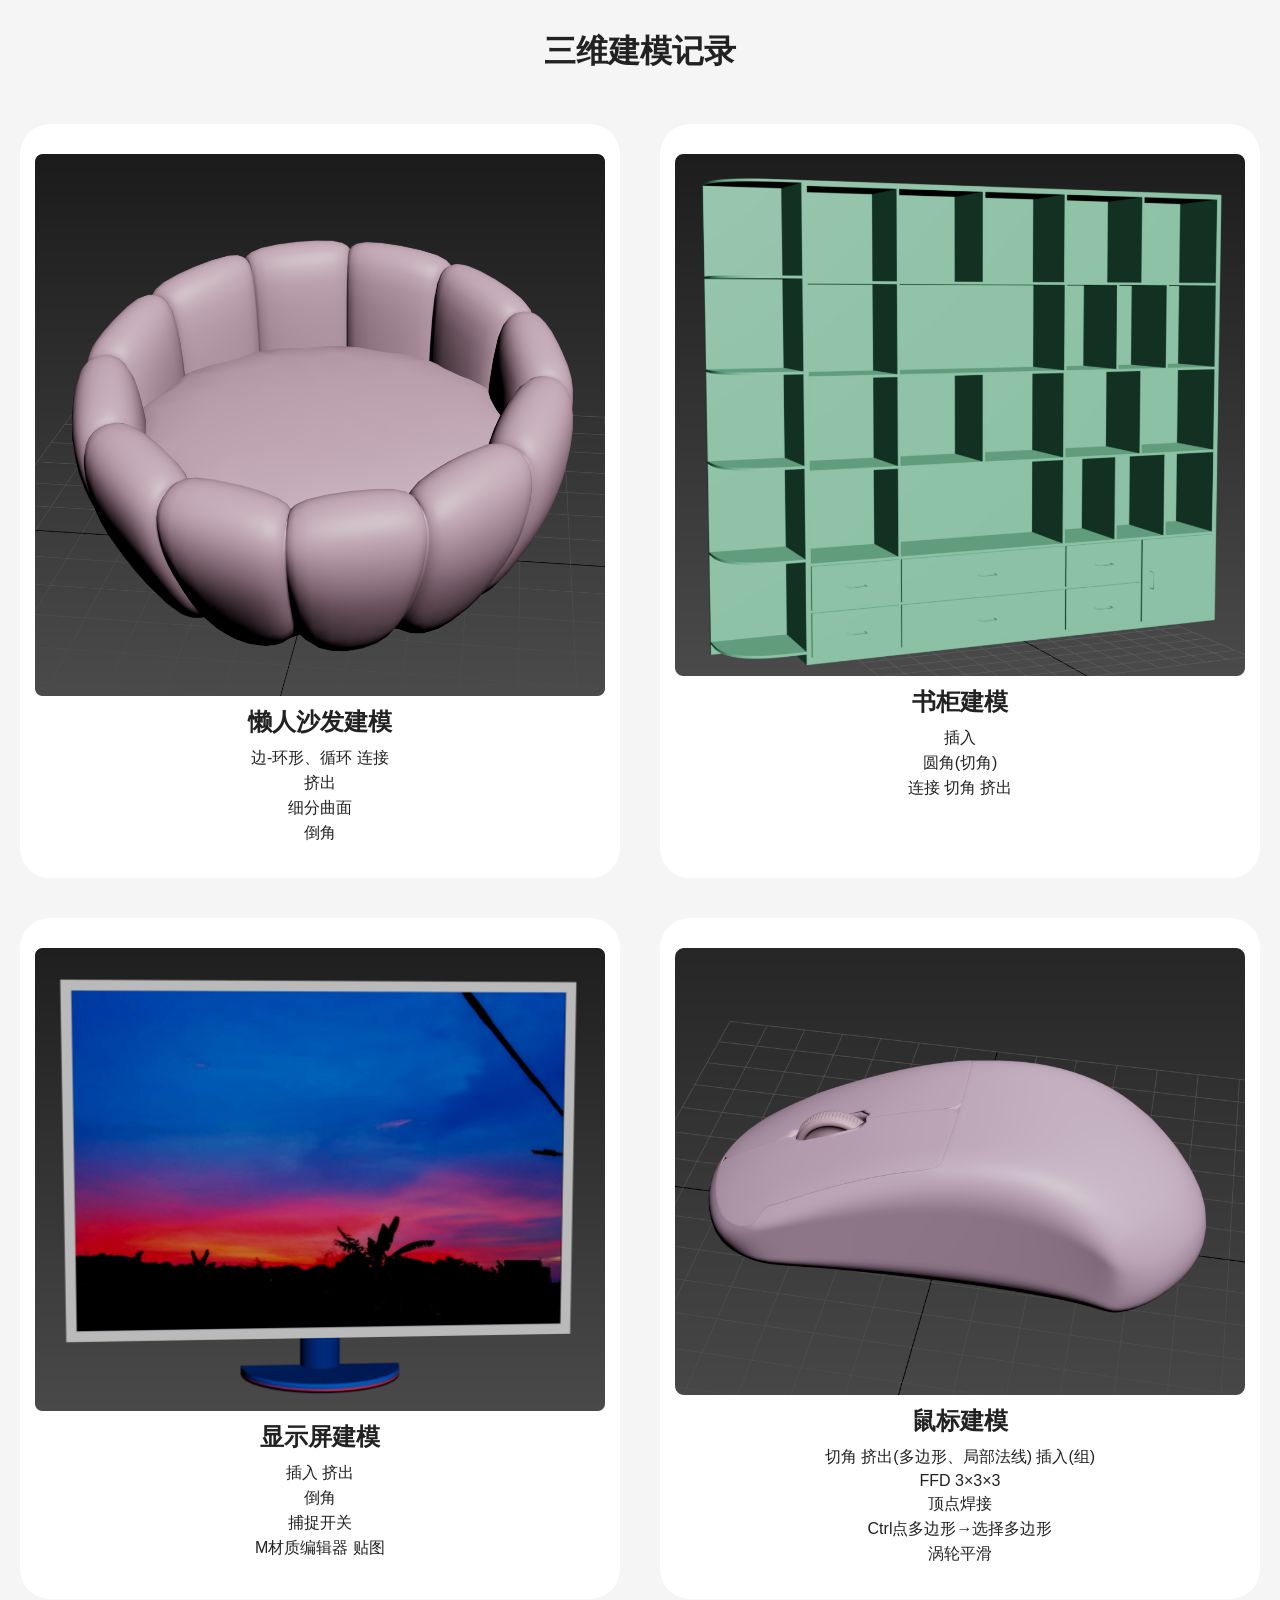
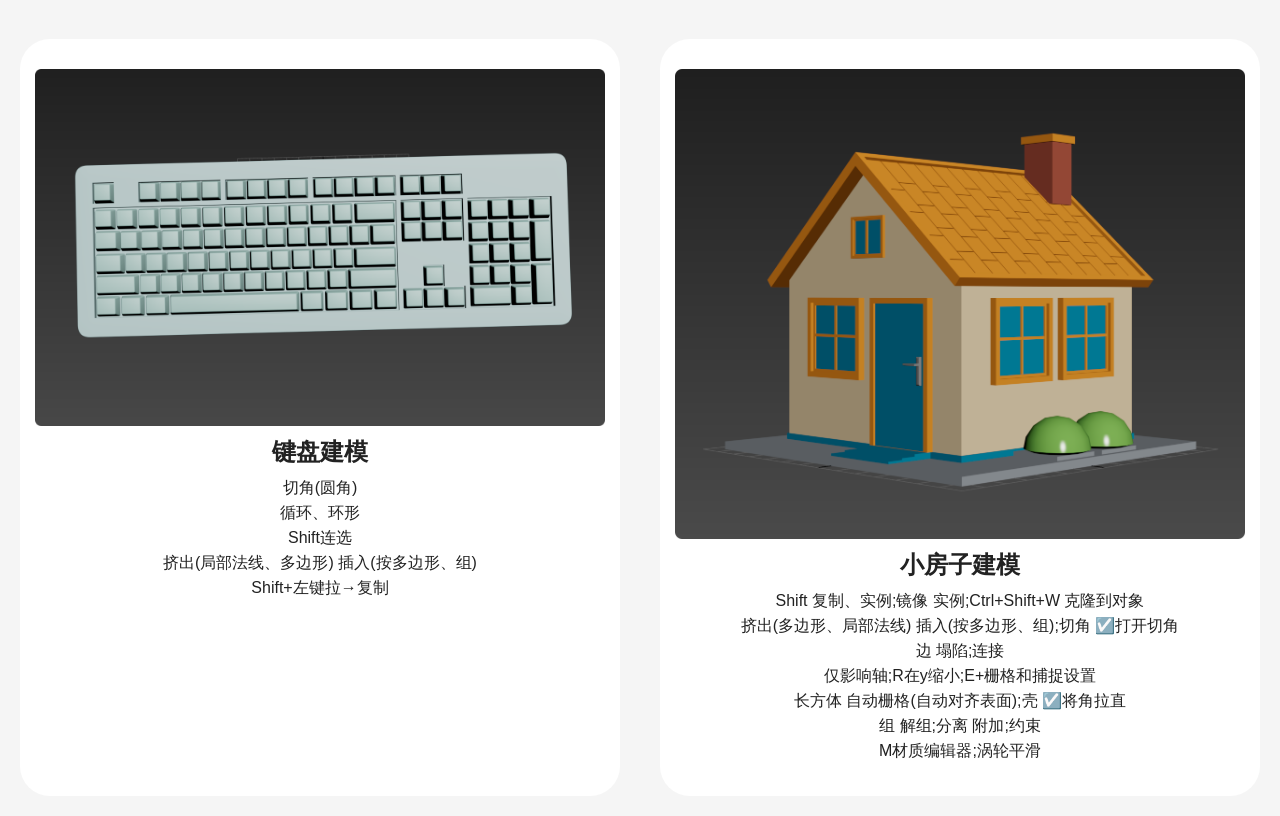
<file: index.html>
<!DOCTYPE html>
<html lang="en">
<head>
    <meta charset="UTF-8">
    <meta name="viewport" content="width=device-width, initial-scale=1">
    <title>吴桂溶的三维建模学习记录</title>
    <link rel="stylesheet" href="./css/base.css">
    <link rel="stylesheet" href="./css/index.css">
</head>
<body>
    <h1>三维建模记录</h1>

    <ul>
        <!-- work1 -->
        <li>
            <a href="./work1.html">
                <img src="./images/work1/sofa.png" alt="">
                <h2>懒人沙发建模</h2>
                <p>边-环形、循环 连接</p>
                <p>挤出</p>
                <P>细分曲面</P>
                <p>倒角</p>
            </a>
        </li>

        <!-- work2 -->
        <li>
            <a href="./work2.html">
                <img src="./images/work2/bookshelf.png" alt="">
                <h2>书柜建模</h2>
                <p>插入</p>
                <p>圆角(切角)</p>
                <p>连接 切角 挤出</p>
            </a>
        </li>

        <!-- work3 -->
        <li>
            <a href="./work3.html">
                <img src="./images/work3/display screen.png" alt="">
                <h2>显示屏建模</h2>
                <p>插入 挤出</p>
                <p>倒角</p>
                <p>捕捉开关</p>
                <p>M材质编辑器 贴图</p>
            </a>
        </li> 

        <!-- work4 -->
        <li>
            <a href="./work4.html">
                <img src="./images/work4/mouse.png" alt="">
                <h2>鼠标建模</h2>
                <p>切角 挤出(多边形、局部法线) 插入(组)</p>
                <p>FFD 3×3×3</p>
                <p>顶点焊接</p>
                <p>Ctrl点多边形→选择多边形</p>
                <p>涡轮平滑</p>
            </a>
        </li> 

        <!-- work5 -->
        <li>
            <a href="./work5.html">
                <img src="./images/work5/keyboard.png" alt="">
                <h2>键盘建模</h2>
                <p>切角(圆角)</p>
                <p>循环、环形</p>
                <p>Shift连选</p>
                <p>挤出(局部法线、多边形) 插入(按多边形、组)</p>
                <p>Shift+左键拉→复制</p>
            </a>
        </li> 

        <!-- work6 -->
        <li>
            <a href="./work6.html">
                <img src="./images/work6/house.png" alt="">
                <h2>小房子建模</h2>
                <p>Shift 复制、实例;镜像 实例;Ctrl+Shift+W 克隆到对象</p>
                <p>挤出(多边形、局部法线) 插入(按多边形、组);切角 ☑️打开切角</p>
                <p>边 塌陷;连接</p>
                <p>仅影响轴;R在y缩小;E+栅格和捕捉设置</p>
                <p>长方体 自动栅格(自动对齐表面);壳 ☑️将角拉直</p>
                <p>组 解组;分离 附加;约束</p>
                <P>M材质编辑器;涡轮平滑</P>
            </a>
        </li> 
    </ul>
</body>
</html>
</file>
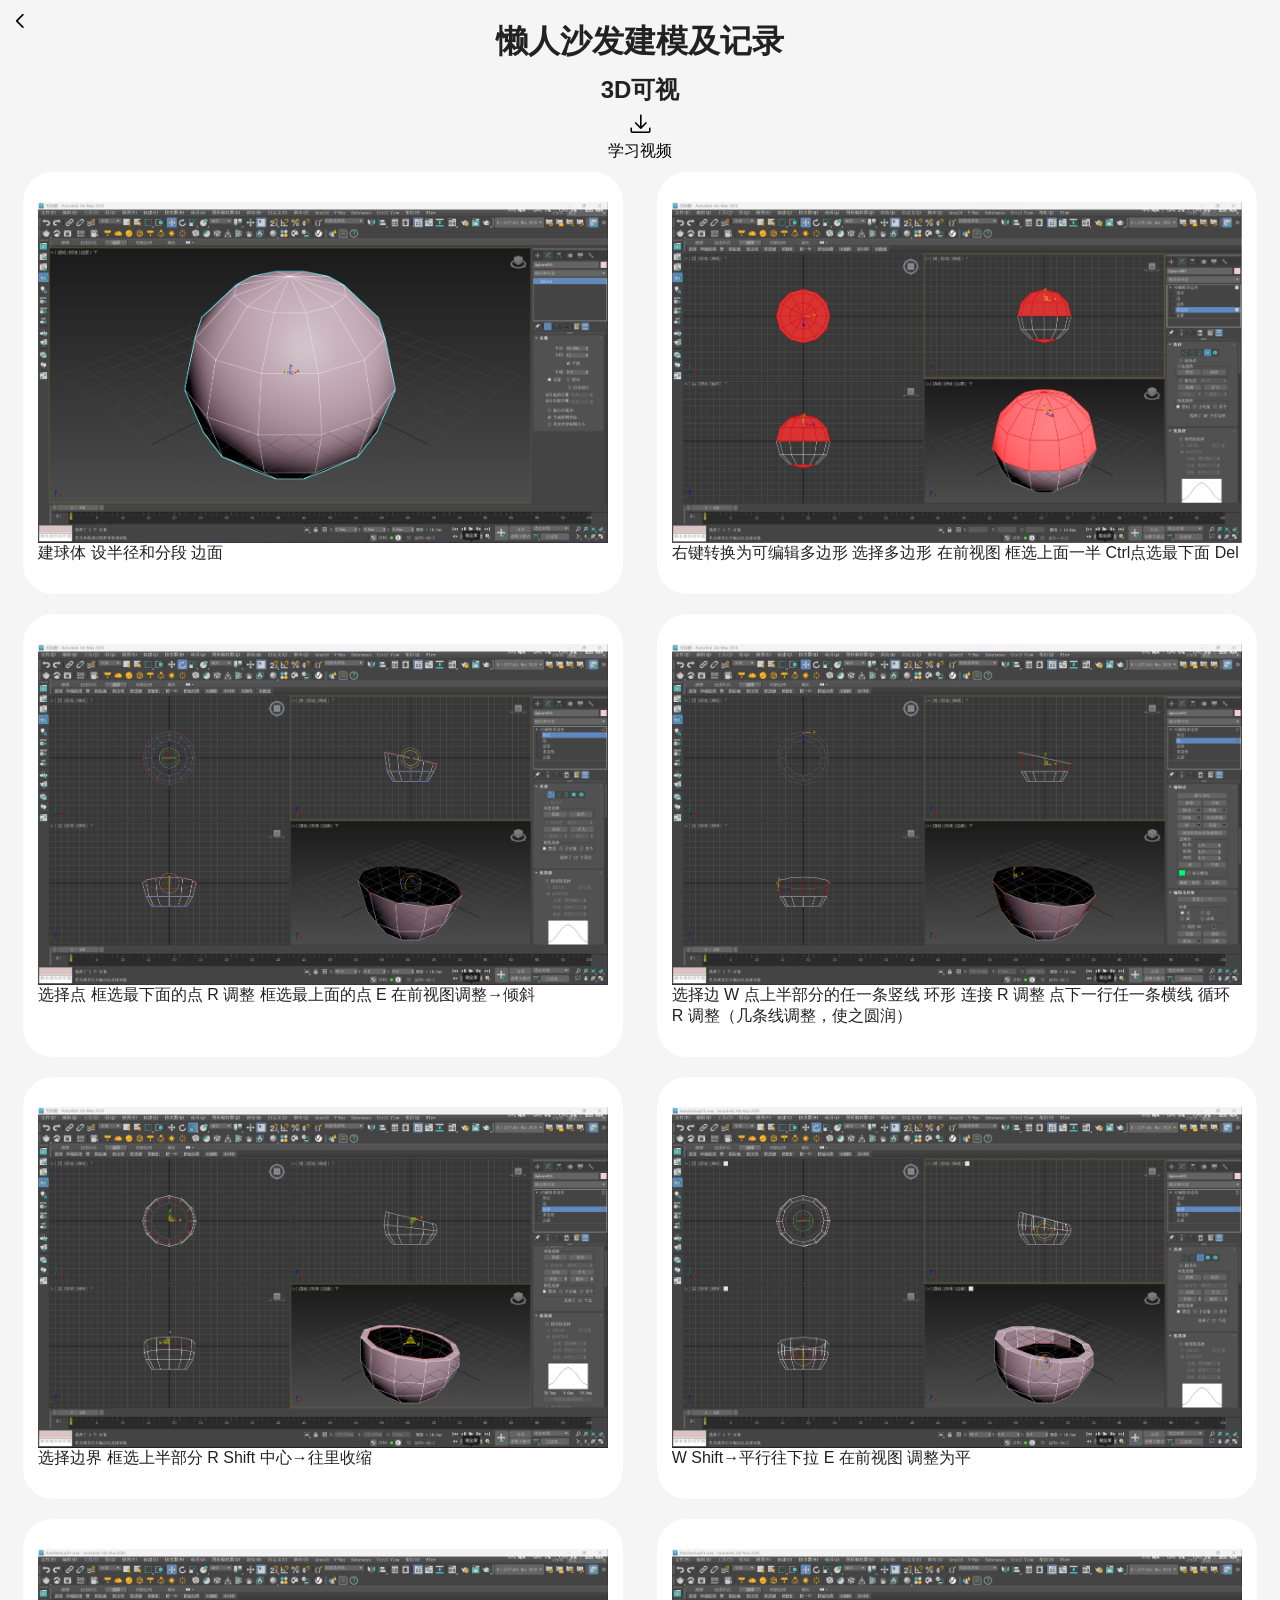
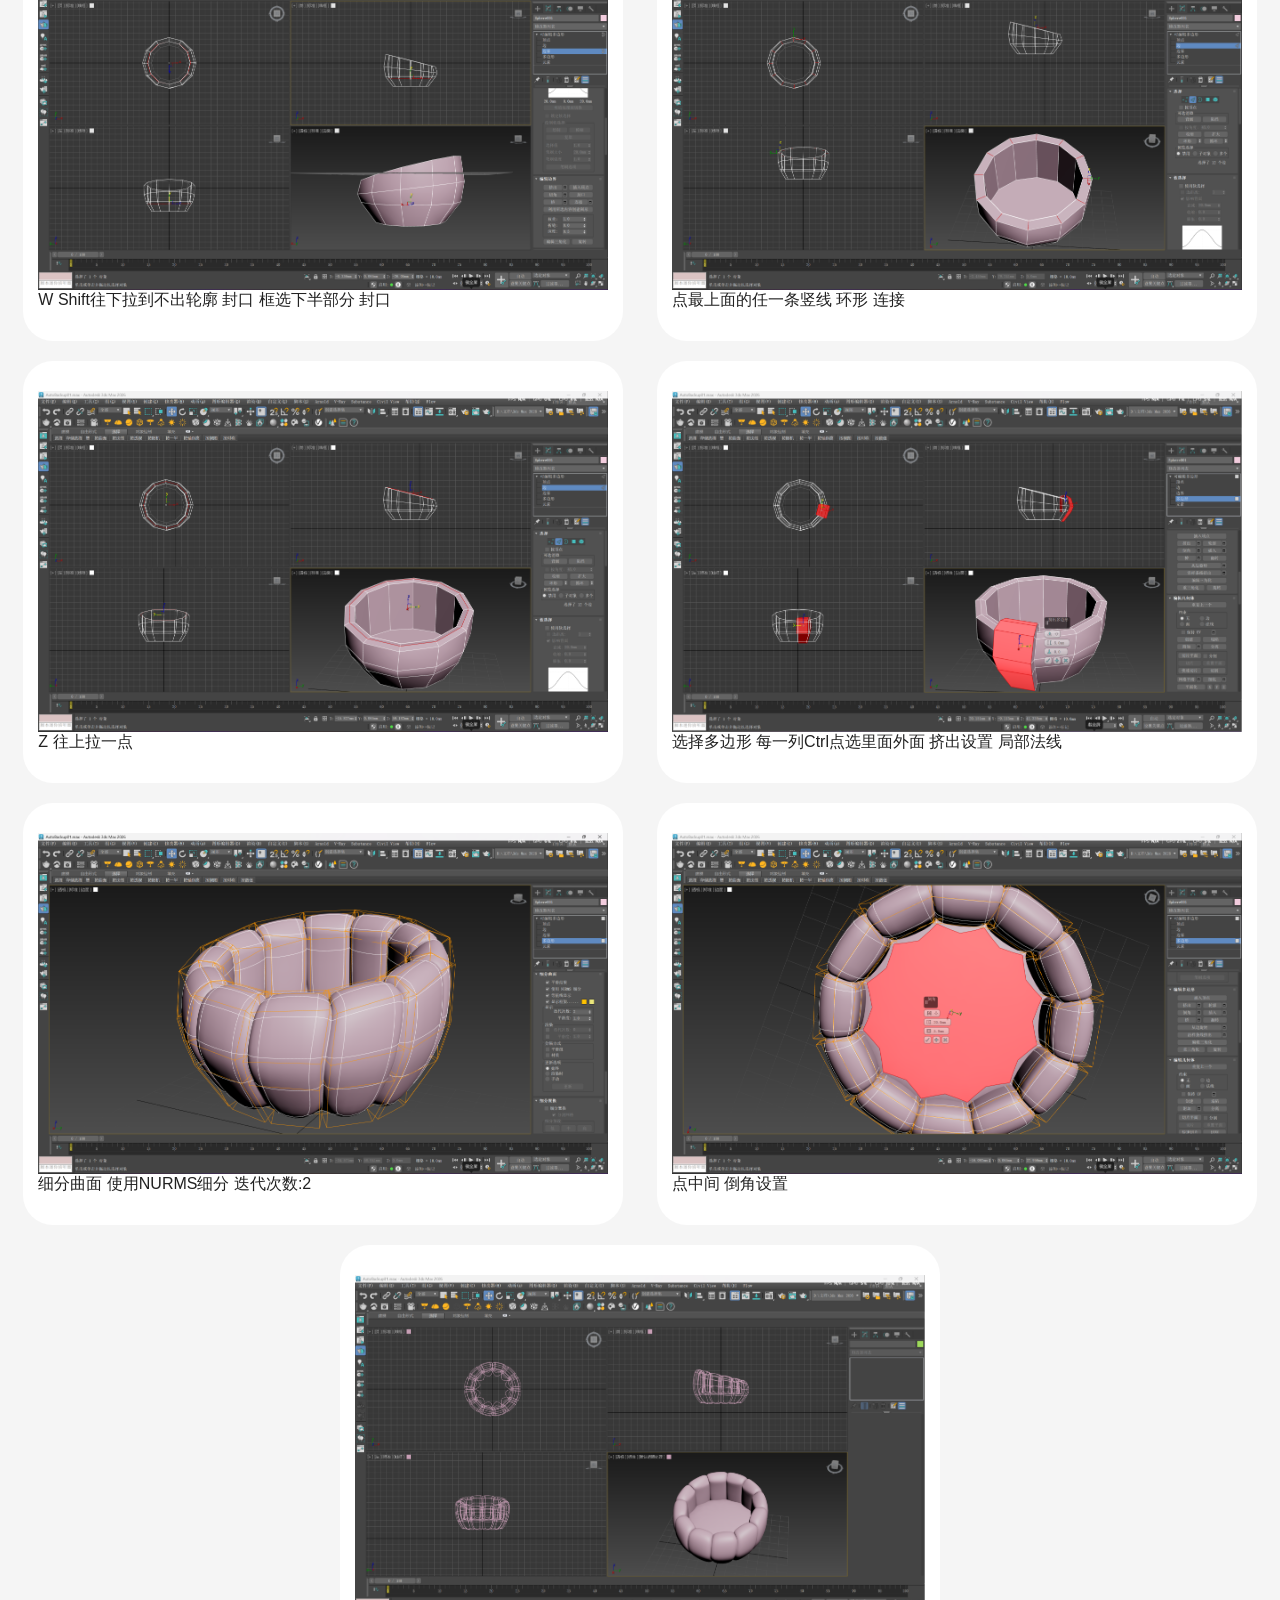
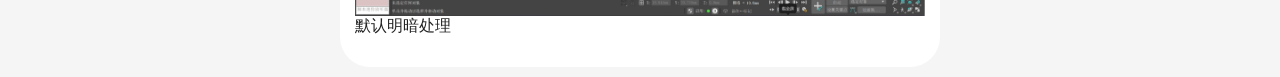
<file: work1.html>
<!DOCTYPE html>
<html lang="en">
<head>
    <meta charset="UTF-8">
    <meta name="viewport" content="width=device-width, initial-scale=1.0">
    <title>沙发建模</title>
    <link rel="stylesheet" href="./iconfont/iconfont.css">
    <link rel="stylesheet" href="./css/base.css">
    <link rel="stylesheet" href="./css/common.css">
</head>
<body>
    <div class="back">
        <a href="./index.html"><span class="iconfont icon-fanhui"></span></a>
    </div>
    
    <h1>懒人沙发建模及记录</h1>
  
    <a href="./3Dwork1.html"><h2>3D可视</h2></a>

    <div class="download">
        <a href="./3D/懒人沙发.max" download="懒人沙发.max">
            <span class="iconfont icon-download"></span>
        </a>
    </div>
    
    <a href="https://www.xiaohongshu.com/discovery/item/67d252ec000000001e000cb6?source=webshare&xhsshare=pc_web&xsec_token=ABp3Mh4LVzJBMYiuDW0uYWxy8ZZd_b02vDoHekupjPSX0=&xsec_source=pc_share" target="_blank">
        <p>学习视频</p>
    </a>

    <ul>
        <li>
            <div class="pic"><img src="./images/work1/1.png" alt=""></div>
            <p>建球体 设半径和分段 边面</p>
        </li>
        <li>
            <div class="pic"><img src="./images/work1/2.png" alt=""></div>
            <p>右键转换为可编辑多边形 选择多边形 在前视图 框选上面一半 Ctrl点选最下面 Del</p>
        </li>
        <li>
            <div class="pic"><img src="./images/work1/3.png" alt=""></div>
            <p>选择点 框选最下面的点 R 调整 框选最上面的点 E 在前视图调整→倾斜 </p>
        </li>
        <li>
            <div class="pic"><img src="./images/work1/4.png" alt=""></div>
            <p>选择边 W 点上半部分的任一条竖线 环形 连接 R 调整 点下一行任一条横线 循环 R 调整（几条线调整，使之圆润）</p>
        </li>
        <li>
            <div class="pic"><img src="./images/work1/5.png" alt=""></div>
            <p>选择边界 框选上半部分 R Shift 中心→往里收缩</p>
        </li>
        <li>
            <div class="pic"><img src="./images/work1/6.png" alt=""></div>
            <p>W Shift→平行往下拉 E 在前视图 调整为平</p>
        </li>
        <li>
            <div class="pic"><img src="./images/work1/7.png" alt=""></div>
            <p>W Shift往下拉到不出轮廓 封口 框选下半部分 封口</p>
        </li>
        <li>
            <div class="pic"><img src="./images/work1/8.png" alt=""></div>
            <p>点最上面的任一条竖线 环形 连接</p>
        </li>
        <li>
            <div class="pic"><img src="./images/work1/9.png" alt=""></div>
            <p>Z 往上拉一点</p>
        </li>
        <li>
            <div class="pic"><img src="./images/work1/10.png" alt=""></div>
            <p>选择多边形 每一列Ctrl点选里面外面 挤出设置 局部法线</p>
        </li>
        <li>
            <div class="pic"><img src="./images/work1/11.png" alt=""></div>
            <p>细分曲面 使用NURMS细分 迭代次数:2</p>
        </li>
        <li>
            <div class="pic"><img src="./images/work1/12.png" alt=""></div>
            <p>点中间 倒角设置</p>
        </li>
        <li>
            <div class="pic"><img src="./images/work1/13.png" alt=""></div>
            <p>默认明暗处理</p>
        </li>
    </ul>
</body>
</html>
</file>
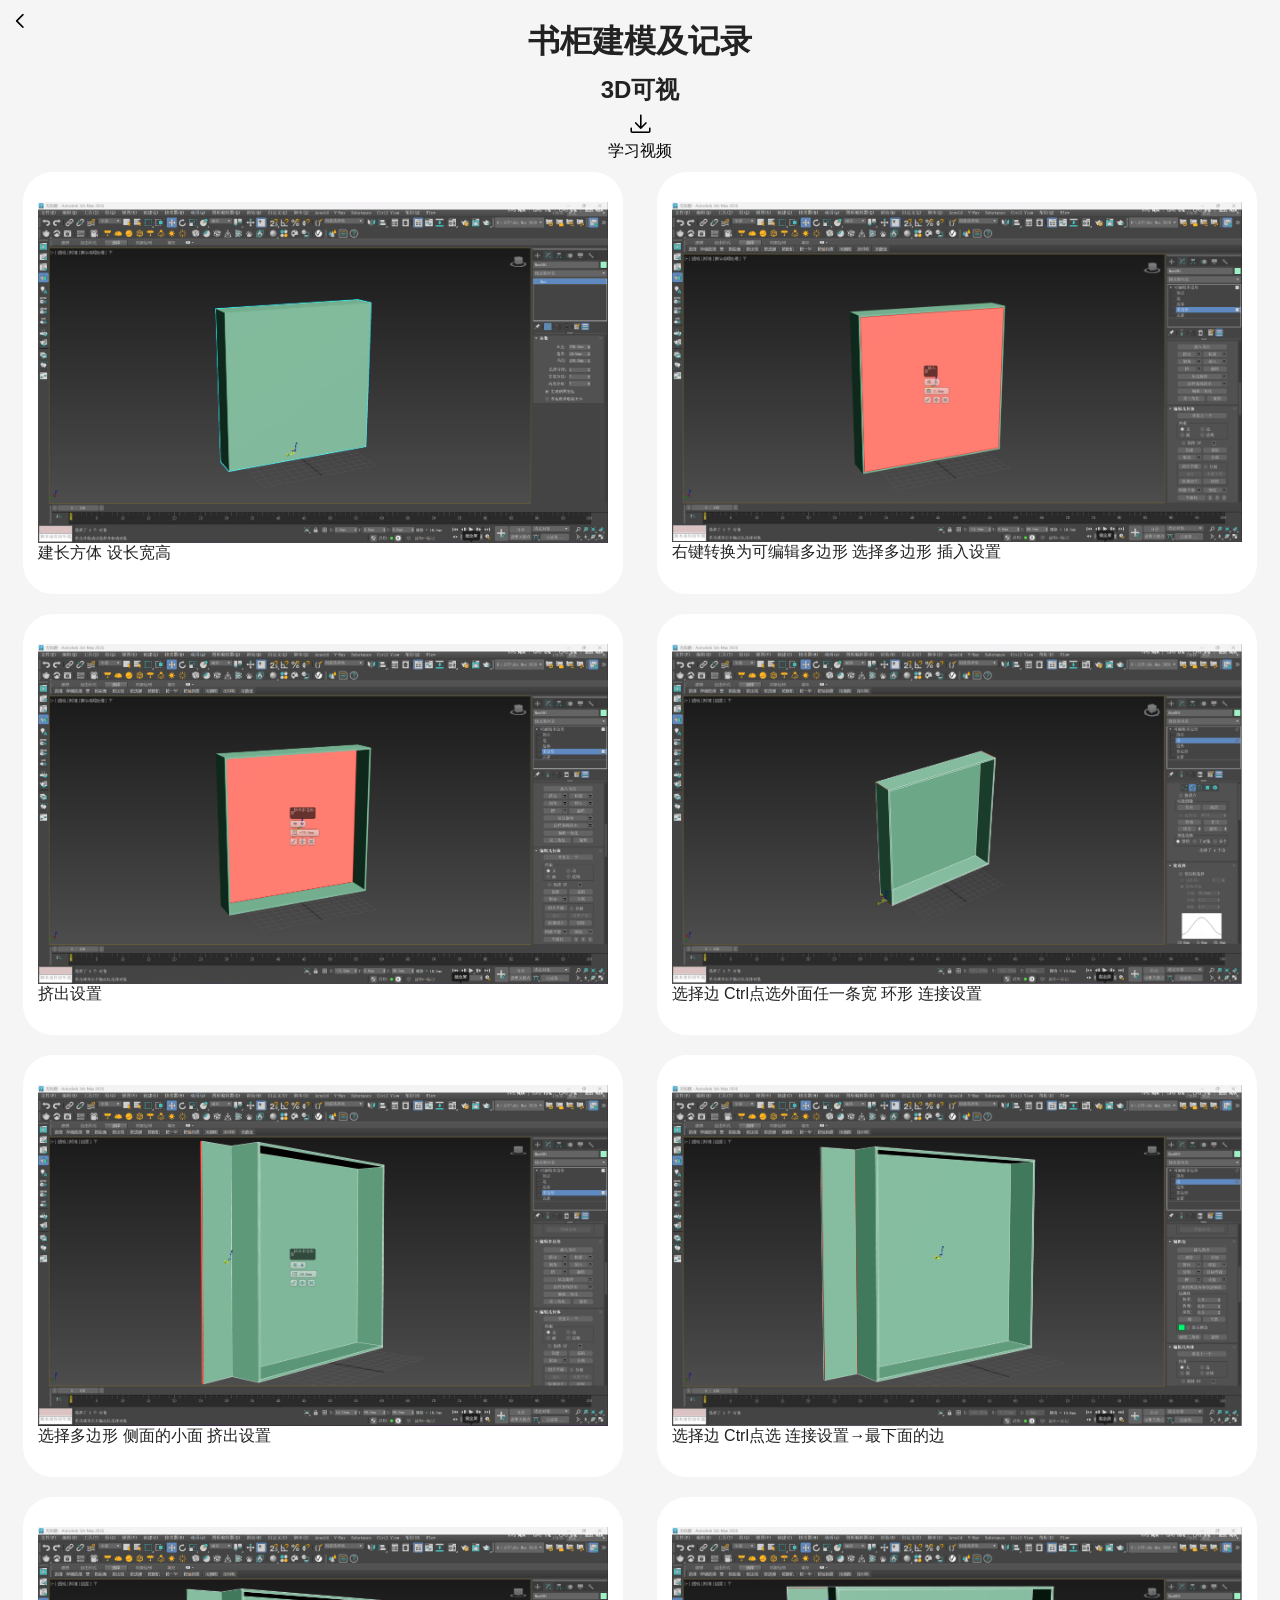
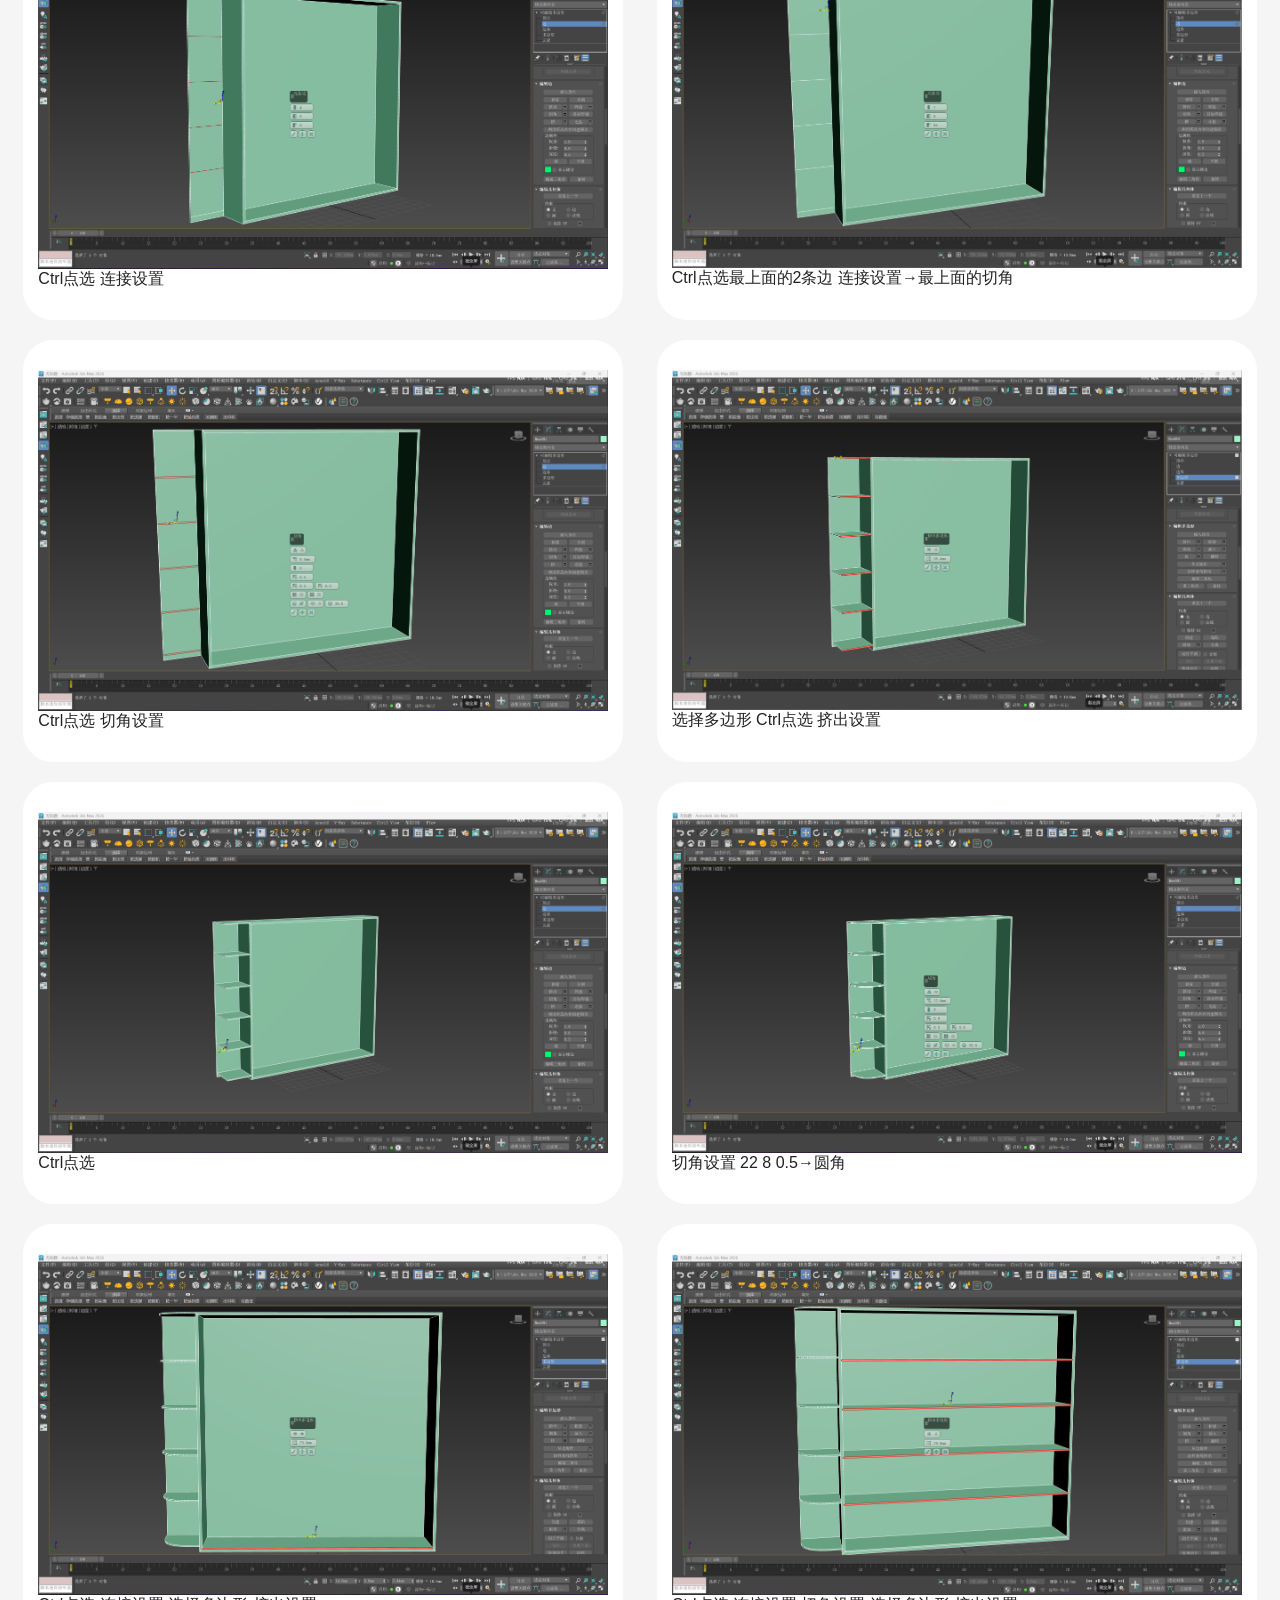
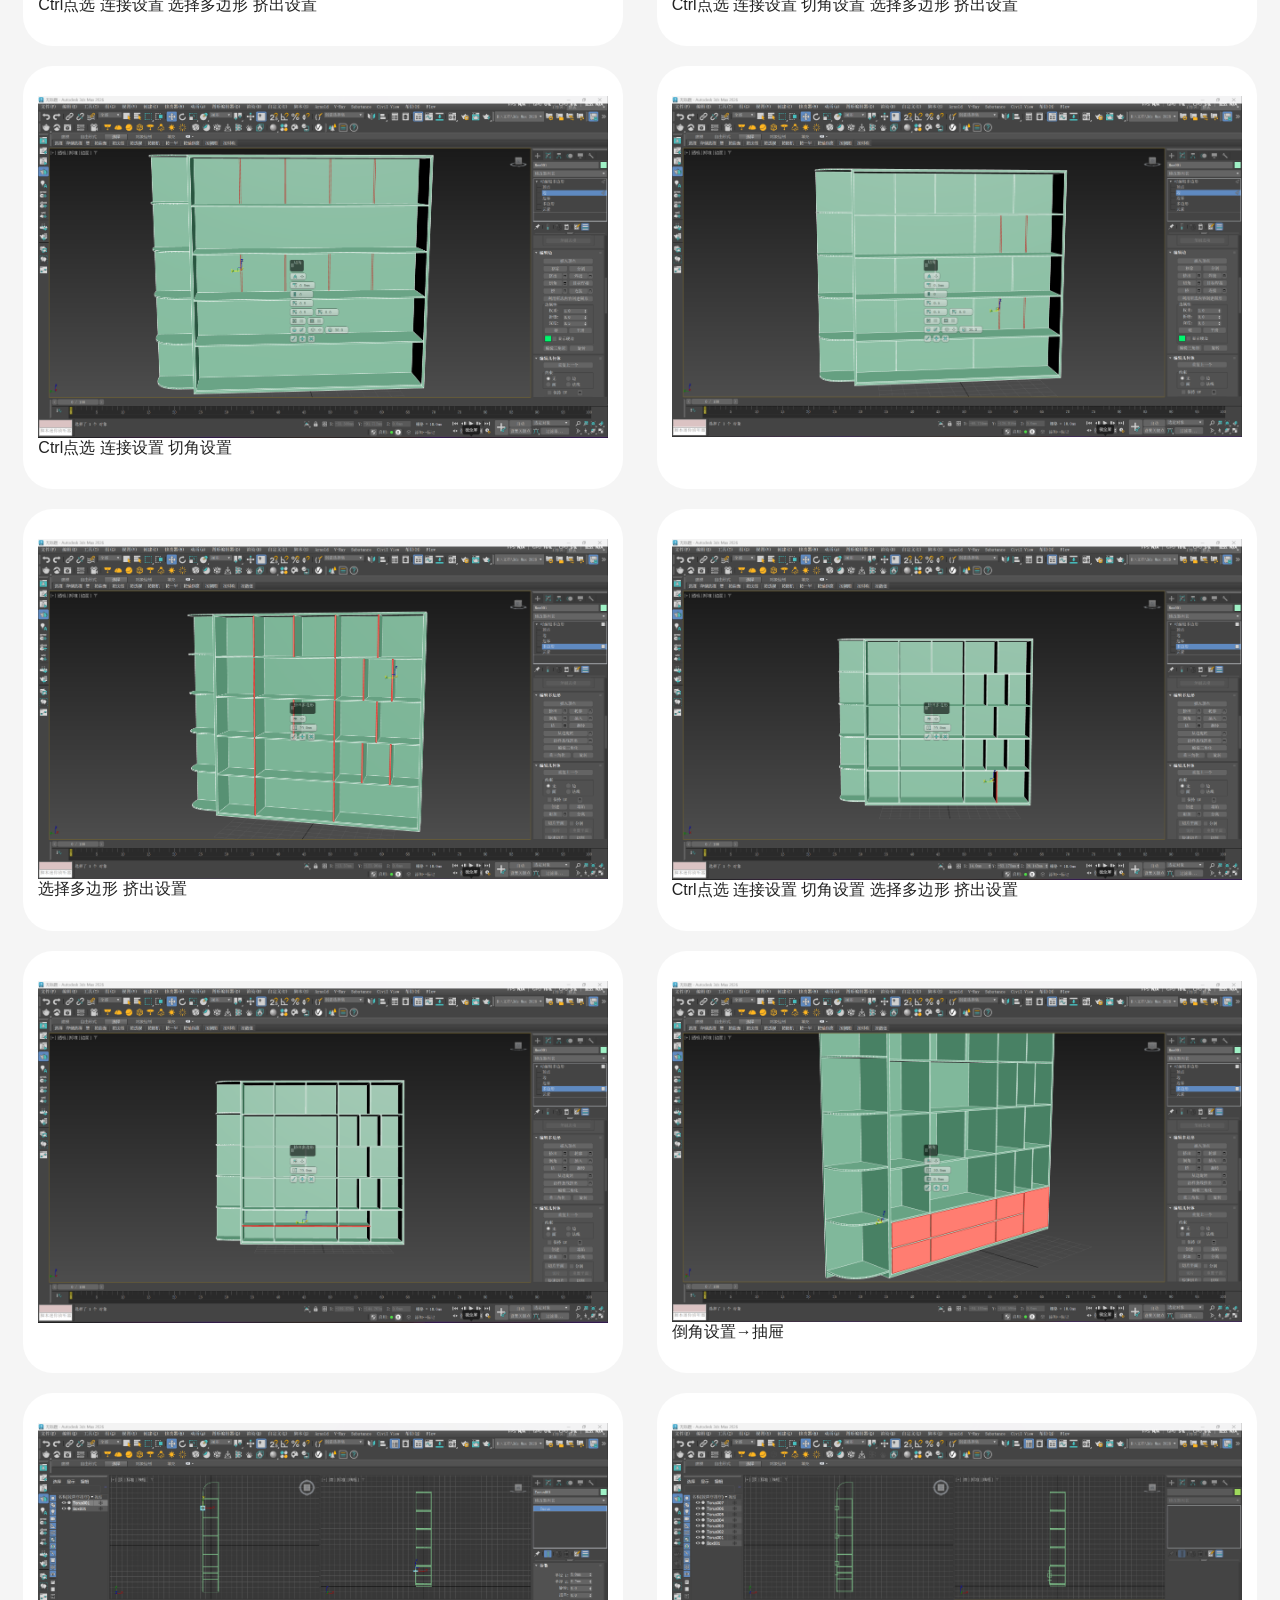
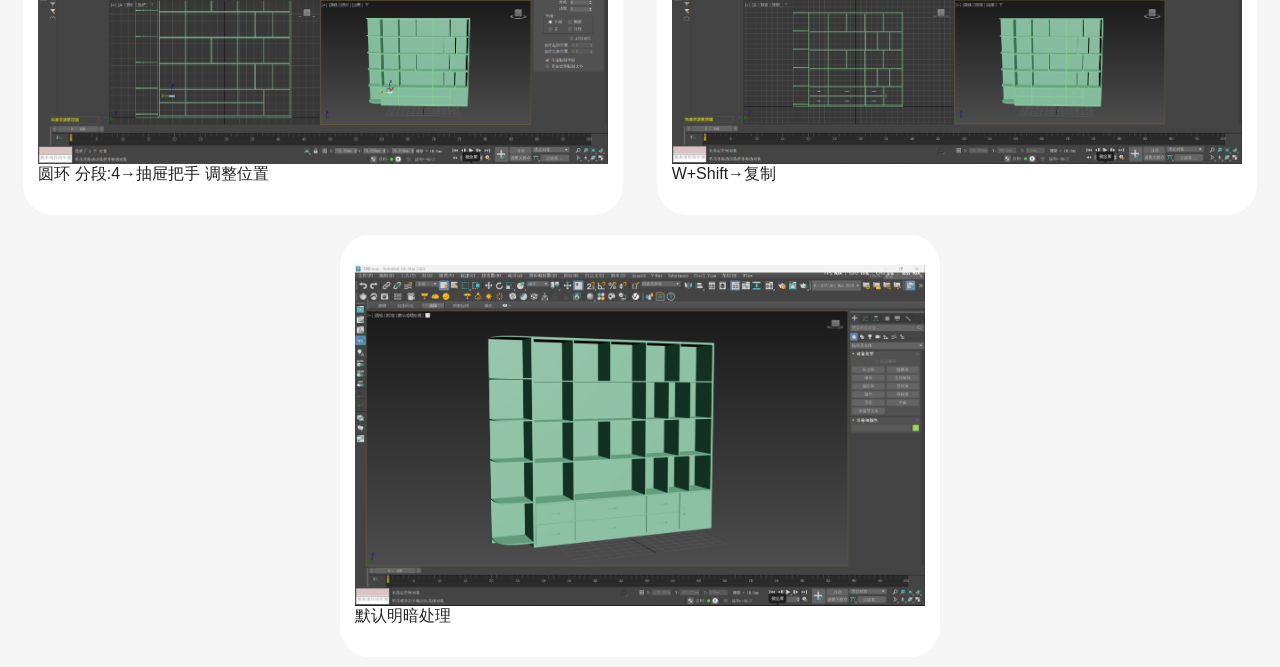
<file: work2.html>
<!DOCTYPE html>
<html lang="en">
<head>
    <meta charset="UTF-8">
    <meta name="viewport" content="width=device-width, initial-scale=1.0">
    <title>书柜建模</title>
    <link rel="stylesheet" href="./iconfont/iconfont.css">
    <link rel="stylesheet" href="./css/base.css">
    <link rel="stylesheet" href="./css/common.css">
</head>
<body>
    <div class="back">
        <a href="./index.html"><span class="iconfont icon-fanhui"></span></a>
    </div>

    <h1>书柜建模及记录</h1>

    <a href="./3Dwork2.html"><h2>3D可视</h2></a>

    <div class="download">
        <a href="./3D/书柜.max" download="书柜.max">
            <span class="iconfont icon-download"></span>
        </a>
    </div>
    
    <a href="https://www.bilibili.com/video/BV1LL411j7yT/?share_source=copy_web&vd_source=8c34483d2a4ee620f63e755729eade29" target="_blank">
        <p>学习视频</p>
    </a>

    <ul>
        <li>
            <div class="pic"><img src="./images/work2/1.png" alt=""></div>
            <p>建长方体 设长宽高</p>
        </li>
        <li>
            <div class="pic"><img src="./images/work2/2.png" alt=""></div>
            <p>右键转换为可编辑多边形 选择多边形 插入设置</p>
        </li>
        <li>
            <div class="pic"><img src="./images/work2/3.png" alt=""></div>
            <p>挤出设置</p>
        </li>
        <li>
            <div class="pic"><img src="./images/work2/4.png" alt=""></div>
            <p>选择边 Ctrl点选外面任一条宽 环形 连接设置</p>
        </li>
        <li>
            <div class="pic"><img src="./images/work2/5.png" alt=""></div>
            <p>选择多边形 侧面的小面 挤出设置</p>
        </li>
        <li>
            <div class="pic"><img src="./images/work2/6.png" alt=""></div>
            <p>选择边 Ctrl点选 连接设置→最下面的边</p>
        </li>
        <li>
            <div class="pic"><img src="./images/work2/7.png" alt=""></div>
            <p>Ctrl点选 连接设置</p>
        </li>
        <li>
            <div class="pic"><img src="./images/work2/8.png" alt=""></div>
            <p>Ctrl点选最上面的2条边 连接设置→最上面的切角</p>
        </li>
        <li>
            <div class="pic"><img src="./images/work2/9.png" alt=""></div>
            <p>Ctrl点选 切角设置</p>
        </li>
        <li>
            <div class="pic"><img src="./images/work2/10.png" alt=""></div>
            <p>选择多边形 Ctrl点选 挤出设置</p>
        </li>
        <li>
            <div class="pic"><img src="./images/work2/11.png" alt=""></div>
            <p>Ctrl点选</p>
        </li>
        <li>
            <div class="pic"><img src="./images/work2/12.png" alt=""></div>
            <p>切角设置 22 8 0.5→圆角</p>
        </li>
        <li>
            <div class="pic"><img src="./images/work2/13.png" alt=""></div>
            <p>Ctrl点选 连接设置 选择多边形 挤出设置</p>
        </li>
        <li>
            <div class="pic"><img src="./images/work2/14.png" alt=""></div>
            <p>Ctrl点选 连接设置 切角设置 选择多边形 挤出设置</p>
        </li>
        <li>
            <div class="pic"><img src="./images/work2/15.png" alt=""></div>
            <p>Ctrl点选 连接设置 切角设置</p>
        </li>
        <li>
            <div class="pic"><img src="./images/work2/16.png" alt=""></div>
        </li>
        <li>
            <div class="pic"><img src="./images/work2/17.png" alt=""></div>
            <p>选择多边形 挤出设置</p>
        </li>
        <li>
            <div class="pic"><img src="./images/work2/18.png" alt=""></div>
            <p>Ctrl点选 连接设置 切角设置 选择多边形 挤出设置</p>
        </li>
        <li>
            <div class="pic"><img src="./images/work2/19.png" alt=""></div>
        </li>
        <li>
            <div class="pic"><img src="./images/work2/20.png" alt=""></div>
            <p>倒角设置→抽屉</p>
        </li>
        <li>
            <div class="pic"><img src="./images/work2/21.png" alt=""></div>
            <p>圆环 分段:4→抽屉把手 调整位置</p>
        </li>
        <li>
            <div class="pic"><img src="./images/work2/22.png" alt=""></div>
            <p>W+Shift→复制</p>
        </li>
        <li>
            <div class="pic"><img src="./images/work2/23.png" alt=""></div>
            <p>默认明暗处理</p>
        </li>
</body>
</html>
</file>
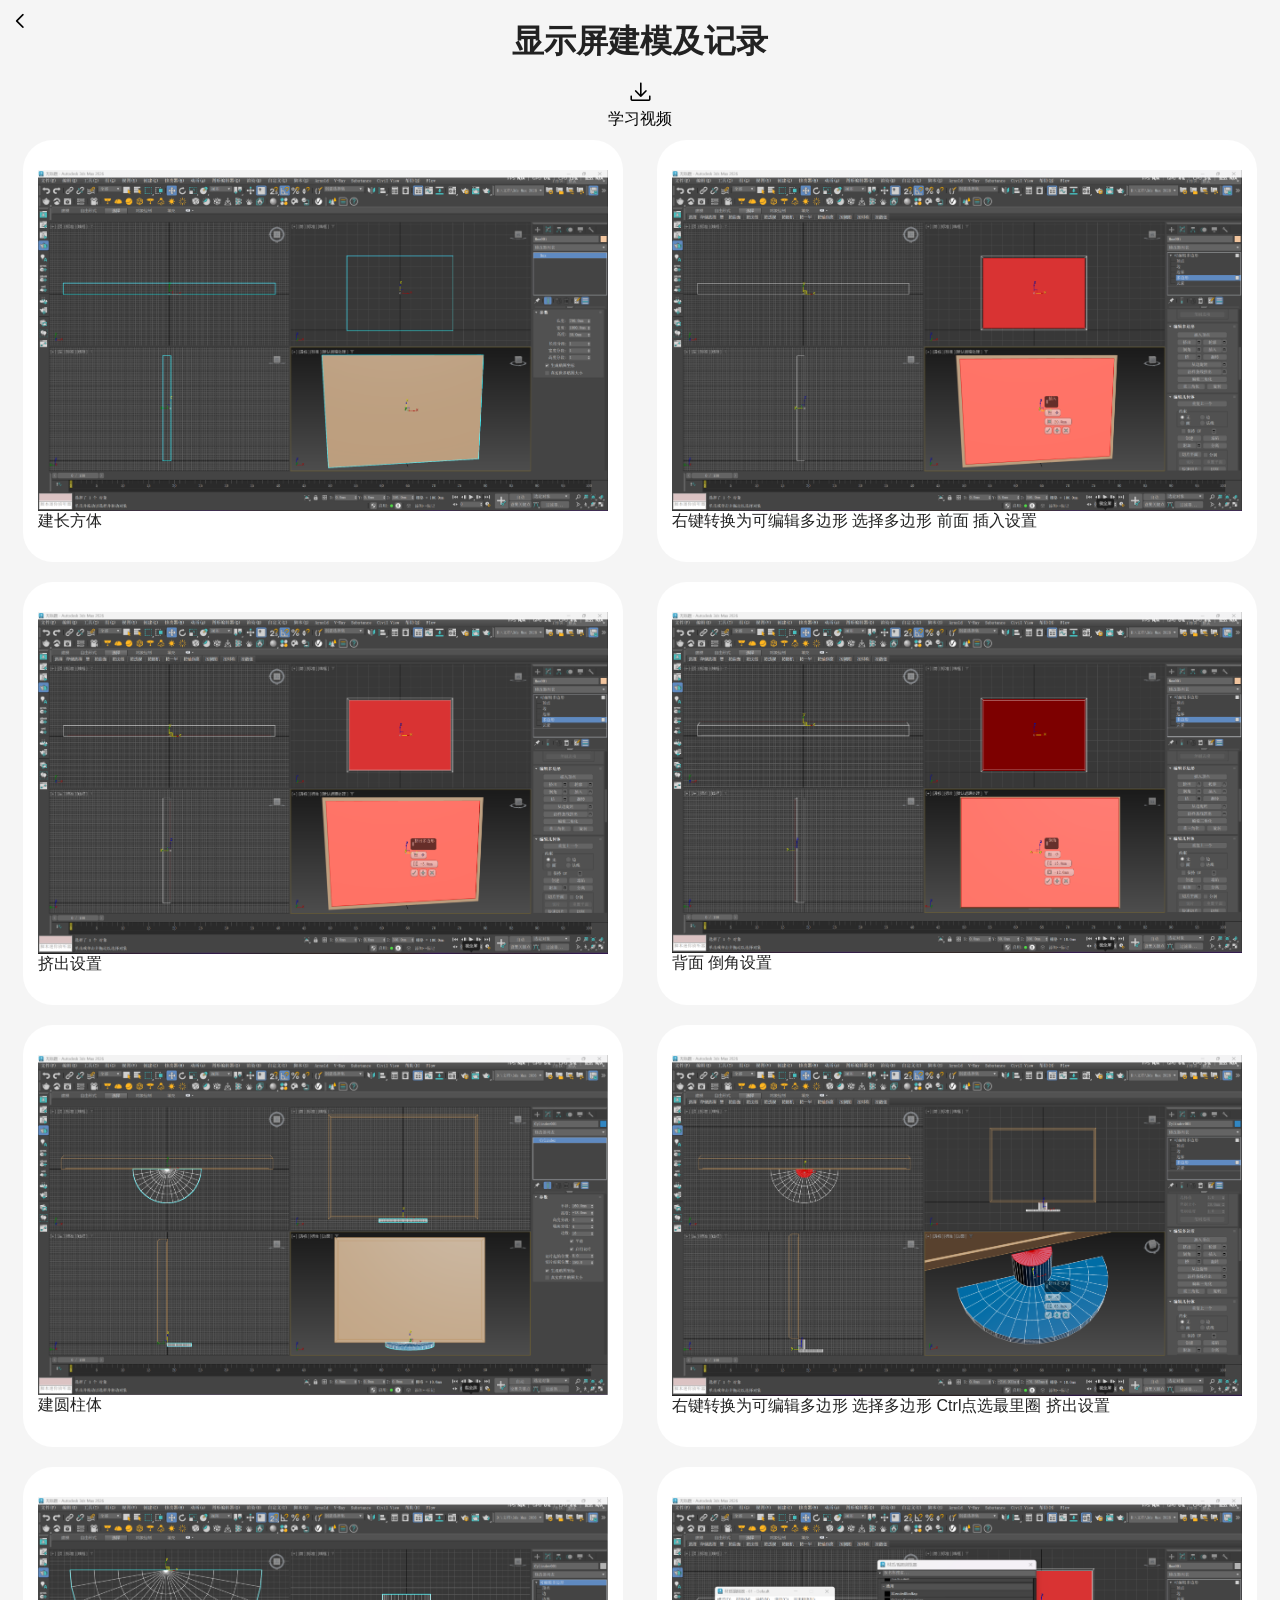
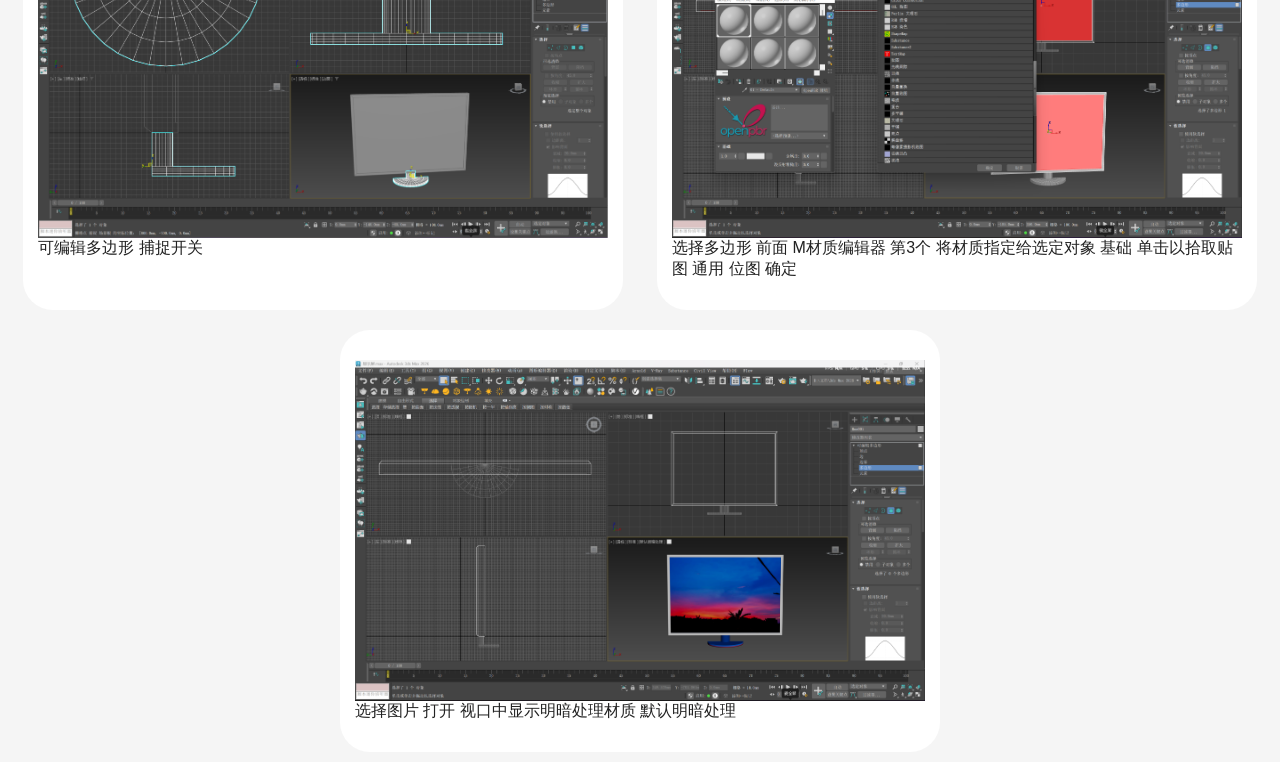
<file: work3.html>
<!DOCTYPE html>
<html lang="en">
<head>
    <meta charset="UTF-8">
    <meta name="viewport" content="width=device-width, initial-scale=1.0">
    <title>显示屏建模</title>
    <link rel="stylesheet" href="./iconfont/iconfont.css">
    <link rel="stylesheet" href="./css/base.css">
    <link rel="stylesheet" href="./css/common.css">
</head>
<body>
    <div class="back">
        <a href="./index.html"><span class="iconfont icon-fanhui"></span></a>
    </div>
    
    <h1>显示屏建模及记录</h1>

    <div class="download">
        <a href="./3D/显示屏.max" download="显示屏.max">
            <span class="iconfont icon-download"></span>
        </a>
    </div>
    
    <a href="https://www.xiaohongshu.com/discovery/item/6908173b0000000005031f9d?source=webshare&xhsshare=pc_web&xsec_token=ABNBFCfHcUpQfI249gAvaIjpkyGpcHOfXcsOhBO91qJfs=&xsec_source=pc_share" target="_blank">
        <p>学习视频</p>
    </a>

    <ul>
        <li>
            <div class="pic"><img src="./images/work3/1.png" alt=""></div>
            <p>建长方体</p>
        </li>
        <li>
            <div class="pic"><img src="./images/work3/2.png" alt=""></div>
            <p>右键转换为可编辑多边形 选择多边形 前面 插入设置</p>
        </li>
        <li>
            <div class="pic"><img src="./images/work3/3.png" alt=""></div>
            <p>挤出设置</p>
        </li>
        <li>
            <div class="pic"><img src="./images/work3/4.png" alt=""></div>
            <p>背面 倒角设置</p>
        </li>
        <li>
            <div class="pic"><img src="./images/work3/5.png" alt=""></div>
            <p>建圆柱体</p>
        </li>
        <li>
            <div class="pic"><img src="./images/work3/6.png" alt=""></div>
            <p>右键转换为可编辑多边形 选择多边形 Ctrl点选最里圈 挤出设置</p>
        </li>
        <li>
            <div class="pic"><img src="./images/work3/7.png" alt=""></div>
            <p>可编辑多边形 捕捉开关</p>
        </li>
        <li>
            <div class="pic"><img src="./images/work3/8.png" alt=""></div>
            <p>选择多边形 前面 M材质编辑器 第3个 将材质指定给选定对象 基础 单击以拾取贴图 通用 位图 确定</p>
        </li>
        <li>
            <div class="pic"><img src="./images/work3/9.png" alt=""></div>
            <p>选择图片 打开 视口中显示明暗处理材质 默认明暗处理</p>
        </li>
    </ul>
</body>
</html>
</file>
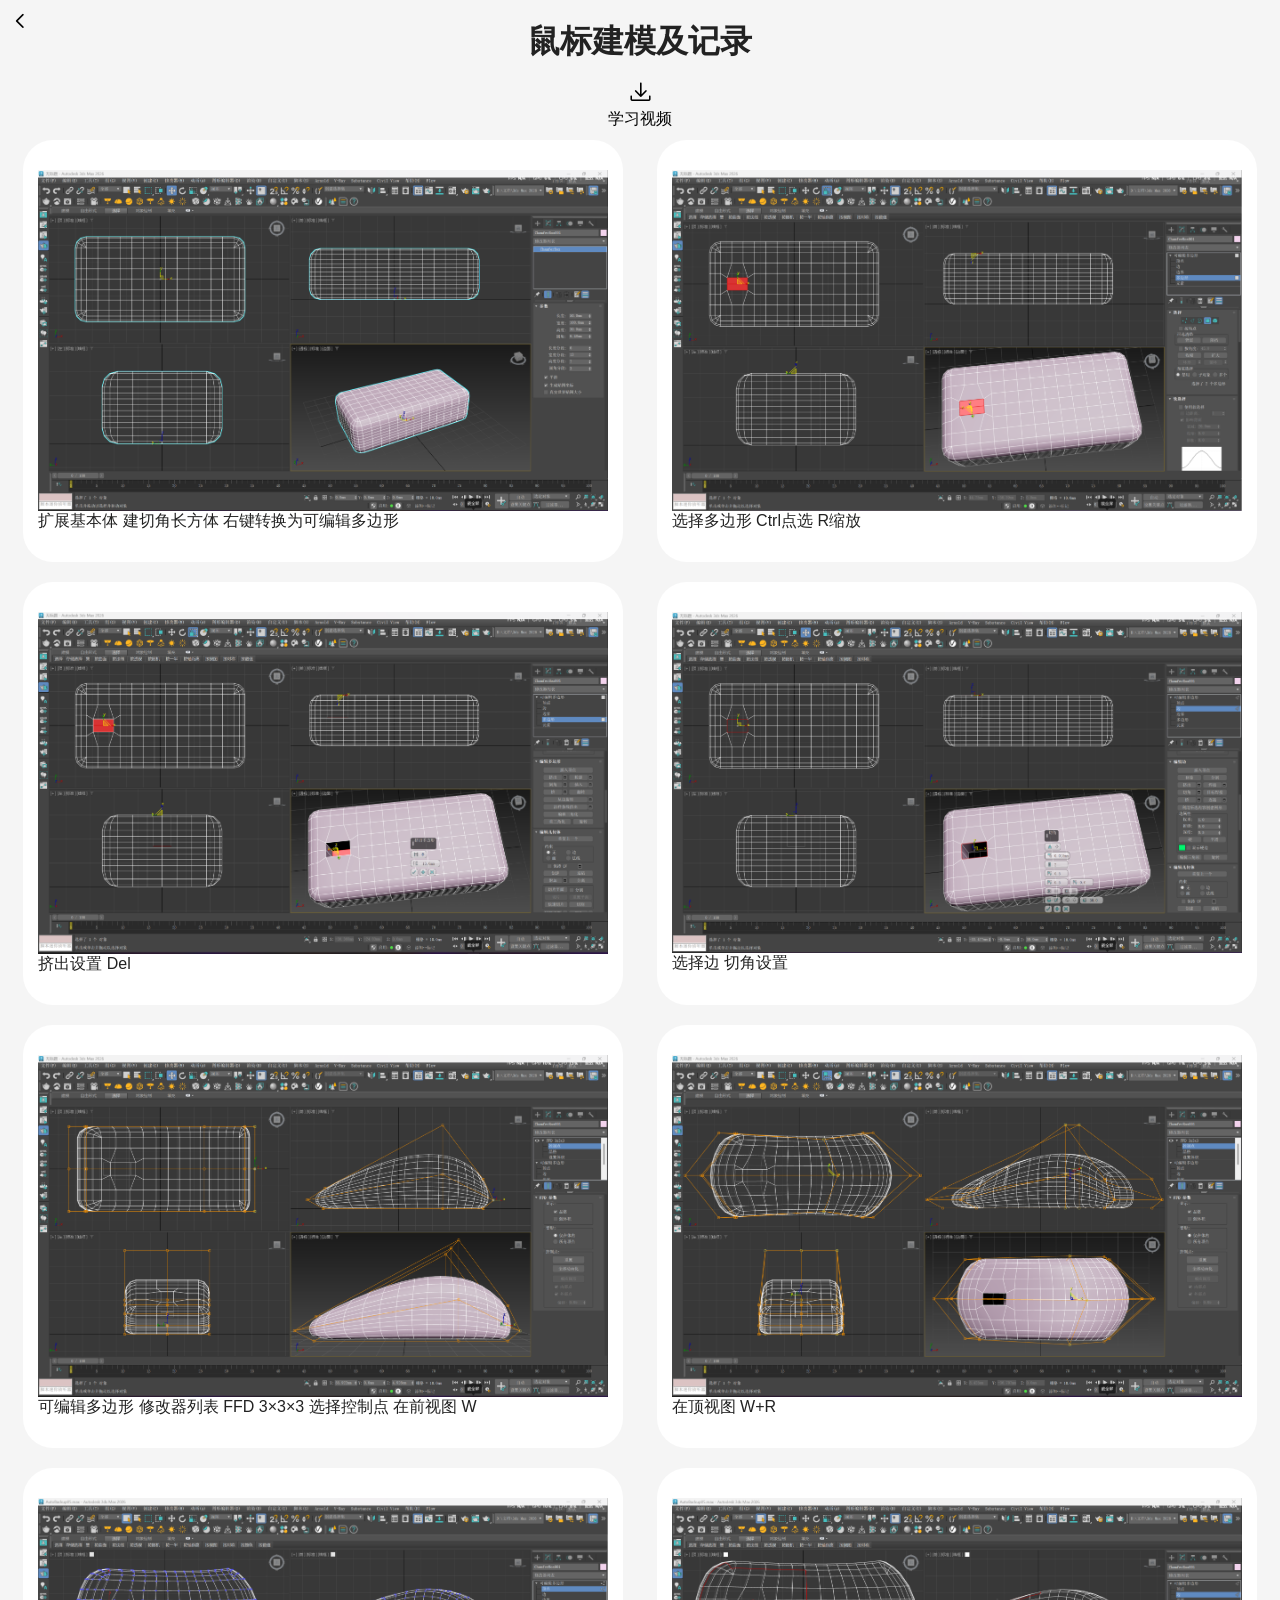
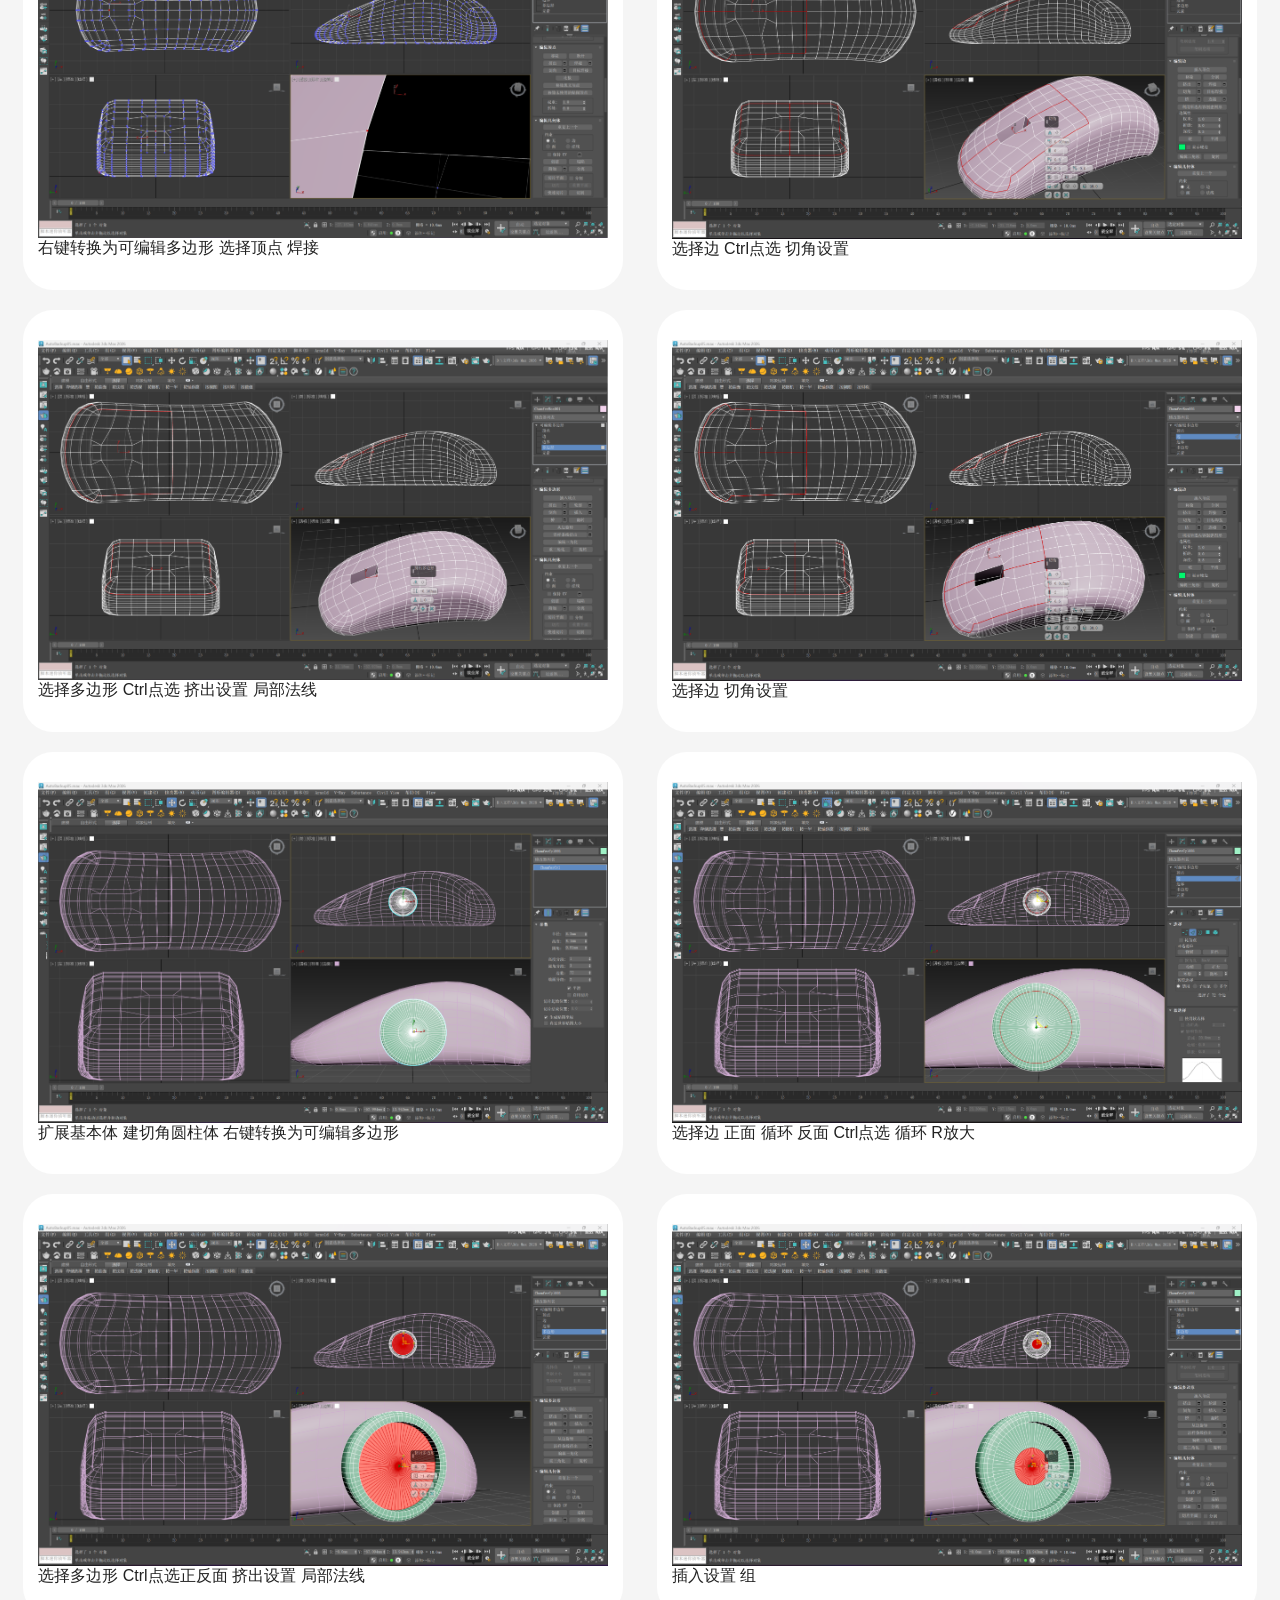
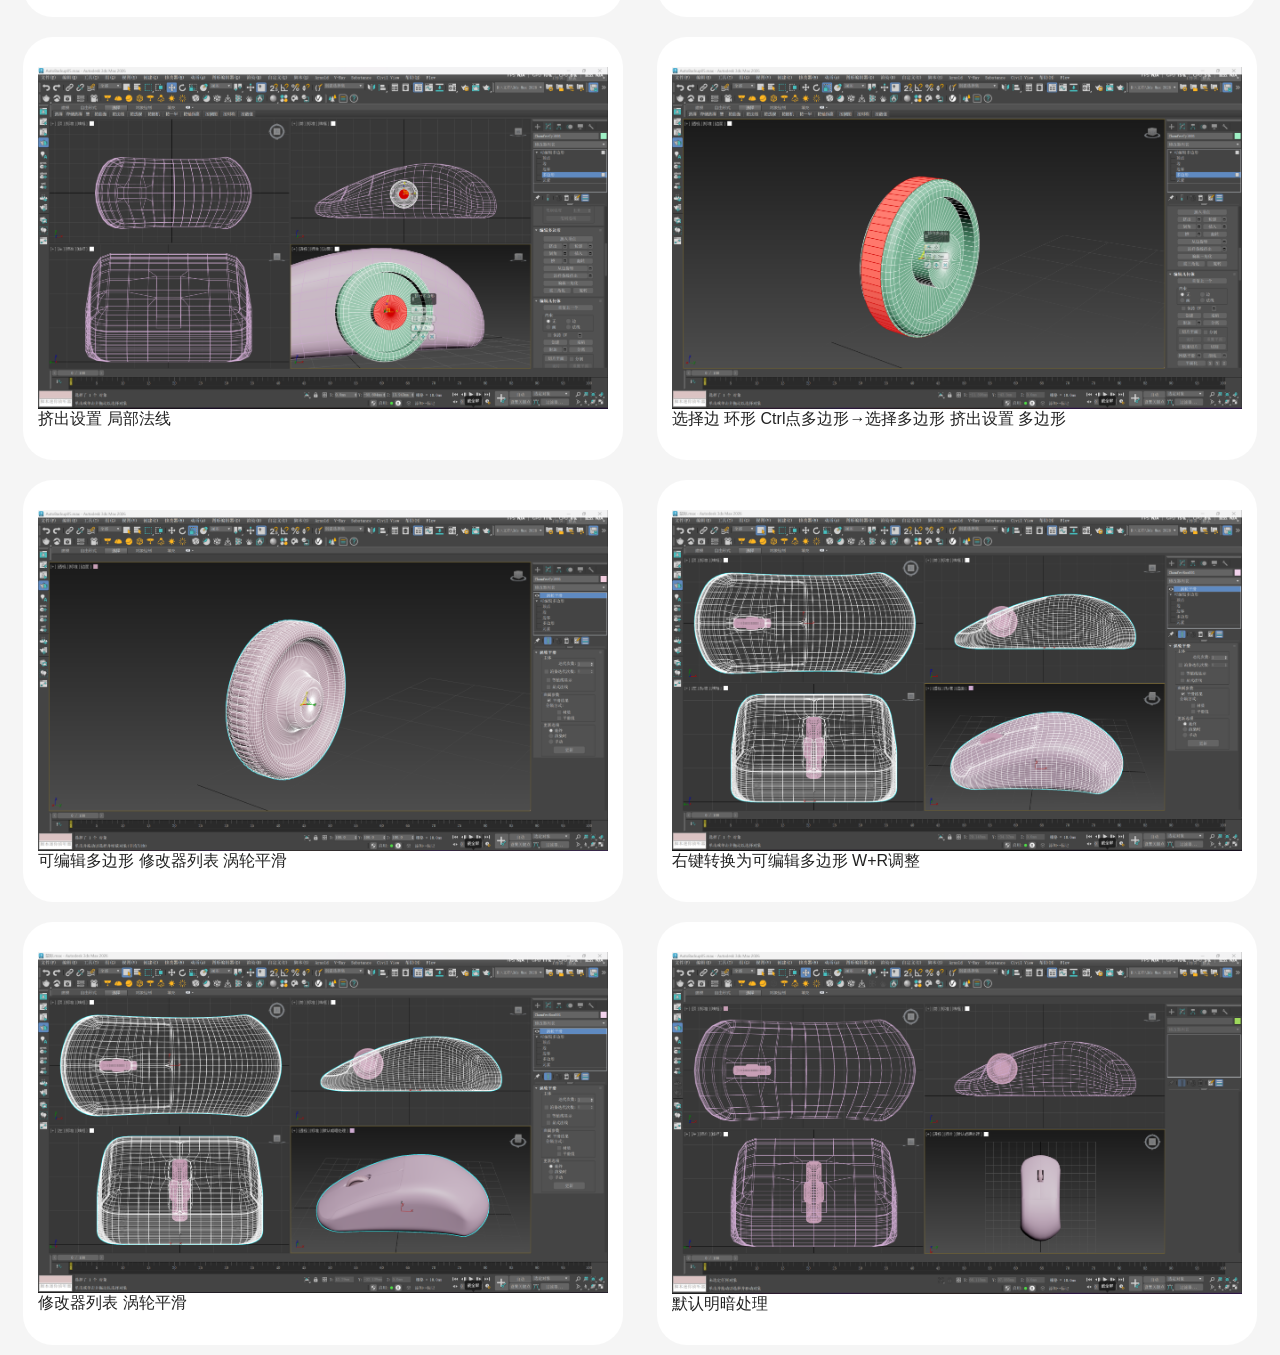
<file: work4.html>
<!DOCTYPE html>
<html lang="en">
<head>
    <meta charset="UTF-8">
    <meta name="viewport" content="width=device-width, initial-scale=1.0">
    <title>鼠标建模</title>
    <link rel="stylesheet" href="./iconfont/iconfont.css">
    <link rel="stylesheet" href="./css/base.css">
    <link rel="stylesheet" href="./css/common.css">
</head>
<body>
    <div class="back">
        <a href="./index.html"><span class="iconfont icon-fanhui"></span></a>
    </div>
    
    <h1>鼠标建模及记录</h1>

    <div class="download">
        <a href="./3D/鼠标.max" download="鼠标.max">
            <span class="iconfont icon-download"></span>
        </a>
    </div>
    
    <a href="https://www.bilibili.com/video/BV1aa411a78v/?share_source=copy_web&vd_source=8c34483d2a4ee620f63e755729eade29" target="_blank">
        <p>学习视频</p>
    </a>

    <ul>
        <li>
            <div class="pic"><img src="./images/work4/1.png" alt=""></div>
            <p>扩展基本体 建切角长方体 右键转换为可编辑多边形</p>
        </li>
        <li>
            <div class="pic"><img src="./images/work4/2.png" alt=""></div>
            <p>选择多边形 Ctrl点选 R缩放</p>
        </li>
        <li>
            <div class="pic"><img src="./images/work4/3.png" alt=""></div>
            <p>挤出设置 Del</p>
        </li>
        <li>
            <div class="pic"><img src="./images/work4/4.png" alt=""></div>
            <p>选择边 切角设置</p>
        </li>
        <li>
            <div class="pic"><img src="./images/work4/5.png" alt=""></div>
            <p>可编辑多边形 修改器列表 FFD 3×3×3 选择控制点 在前视图 W</p>
        </li>
        <li>
            <div class="pic"><img src="./images/work4/6.png" alt=""></div>
            <p>在顶视图 W+R</p>
        </li>
        <li>
            <div class="pic"><img src="./images/work4/7.png" alt=""></div>
            <p>右键转换为可编辑多边形 选择顶点 焊接</p>
        </li>
        <li>
            <div class="pic"><img src="./images/work4/8.png" alt=""></div>
            <p>选择边 Ctrl点选 切角设置</p>
        </li>
        <li>
            <div class="pic"><img src="./images/work4/9.png" alt=""></div>
            <p>选择多边形 Ctrl点选 挤出设置 局部法线</p>
        </li>
        <li>
            <div class="pic"><img src="./images/work4/10.png" alt=""></div>
            <p>选择边 切角设置</p>
        </li>
        <li>
            <div class="pic"><img src="./images/work4/11.png" alt=""></div>
            <p>扩展基本体 建切角圆柱体 右键转换为可编辑多边形</p>
        </li>
        <li>
            <div class="pic"><img src="./images/work4/12.png" alt=""></div>
            <p>选择边 正面 循环 反面 Ctrl点选 循环 R放大</p>
        </li>
        <li>
            <div class="pic"><img src="./images/work4/13.png" alt=""></div>
            <p>选择多边形 Ctrl点选正反面 挤出设置 局部法线</p>
        </li>
        <li>
            <div class="pic"><img src="./images/work4/14.png" alt=""></div>
            <p>插入设置 组</p>
        </li>
        <li>
            <div class="pic"><img src="./images/work4/15.png" alt=""></div>
            <p>挤出设置 局部法线</p>
        </li>
        <li>
            <div class="pic"><img src="./images/work4/16.png" alt=""></div>
            <p>选择边 环形 Ctrl点多边形→选择多边形 挤出设置 多边形</p>
        </li>
        <li>
            <div class="pic"><img src="./images/work4/17.png" alt=""></div>
            <p>可编辑多边形 修改器列表 涡轮平滑</p>
        </li>
        <li>
            <div class="pic"><img src="./images/work4/18.png" alt=""></div>
            <p>右键转换为可编辑多边形 W+R调整</p>
        </li>
        <li>
            <div class="pic"><img src="./images/work4/19.png" alt=""></div>
            <p>修改器列表 涡轮平滑</p>
        </li>
        <li>
            <div class="pic"><img src="./images/work4/20.png" alt=""></div>
            <p>默认明暗处理</p>
        </li>
    </ul>
</body>
</html>
</file>
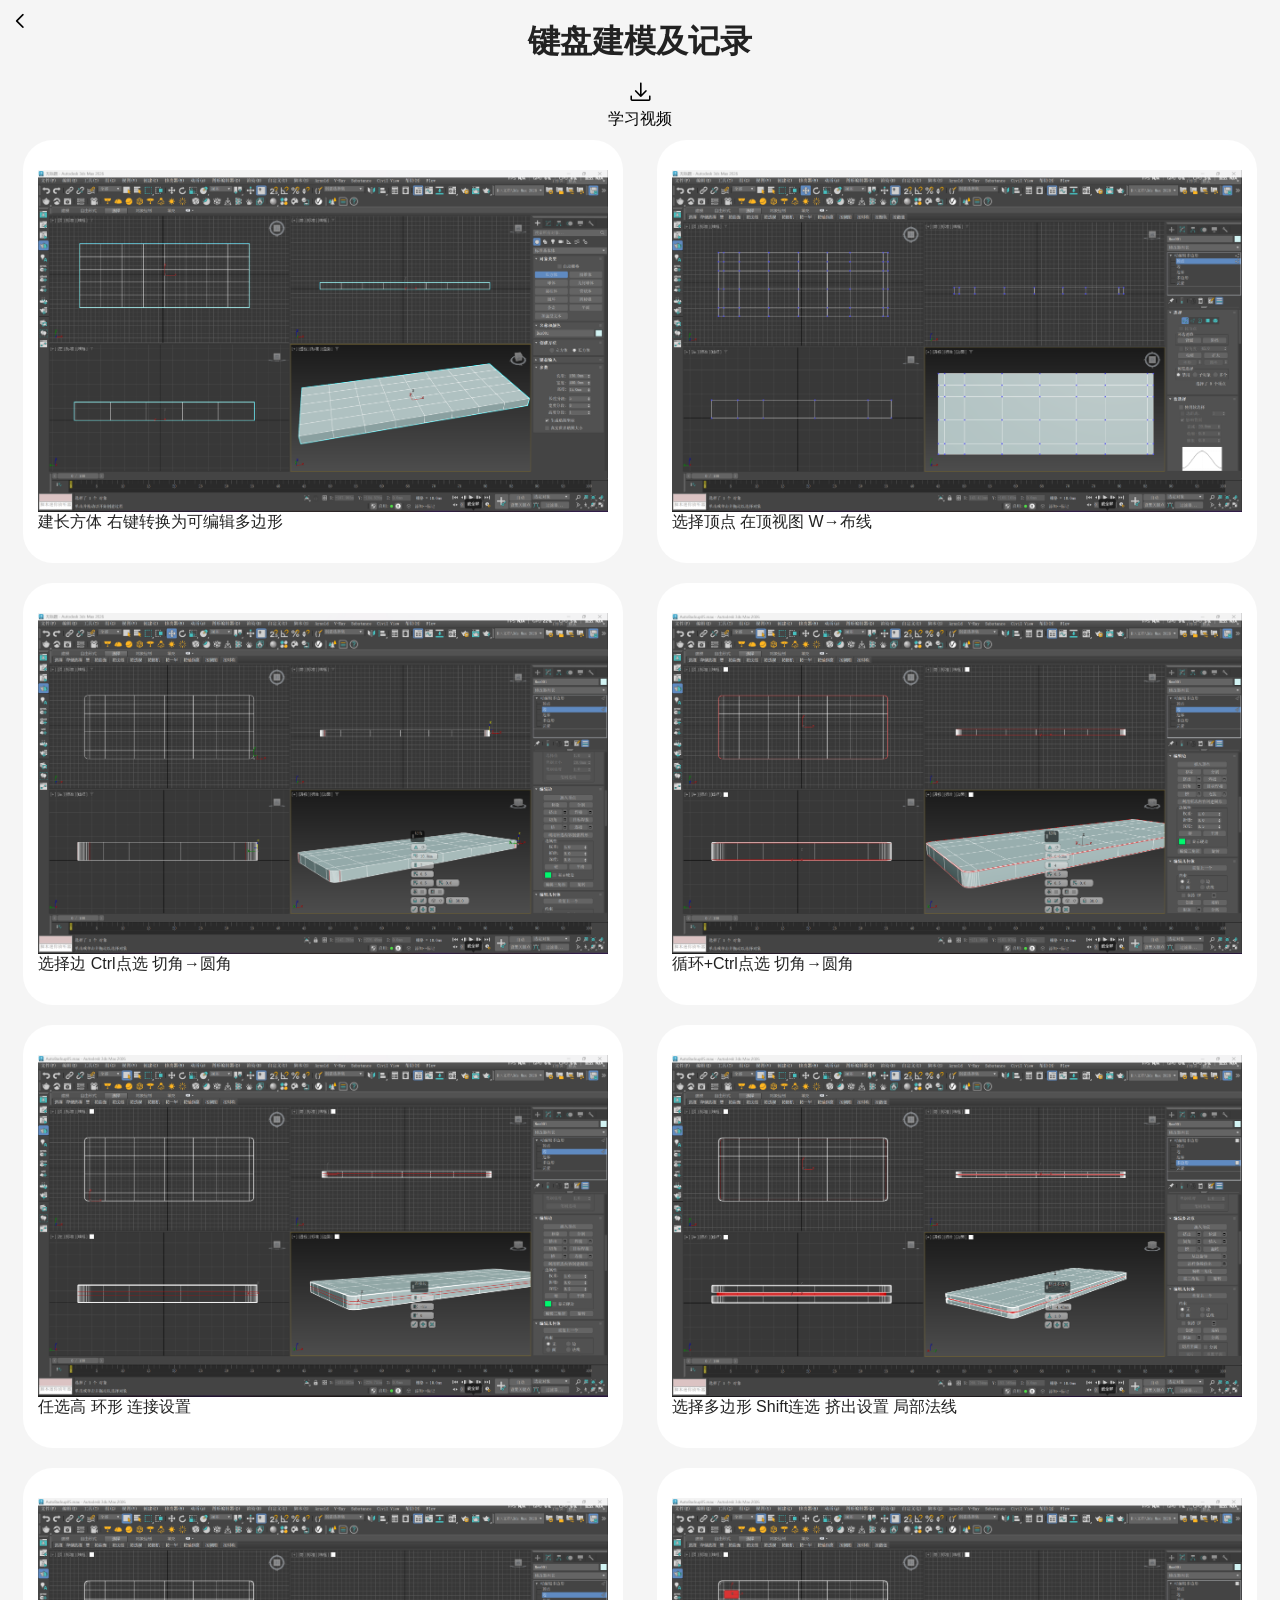
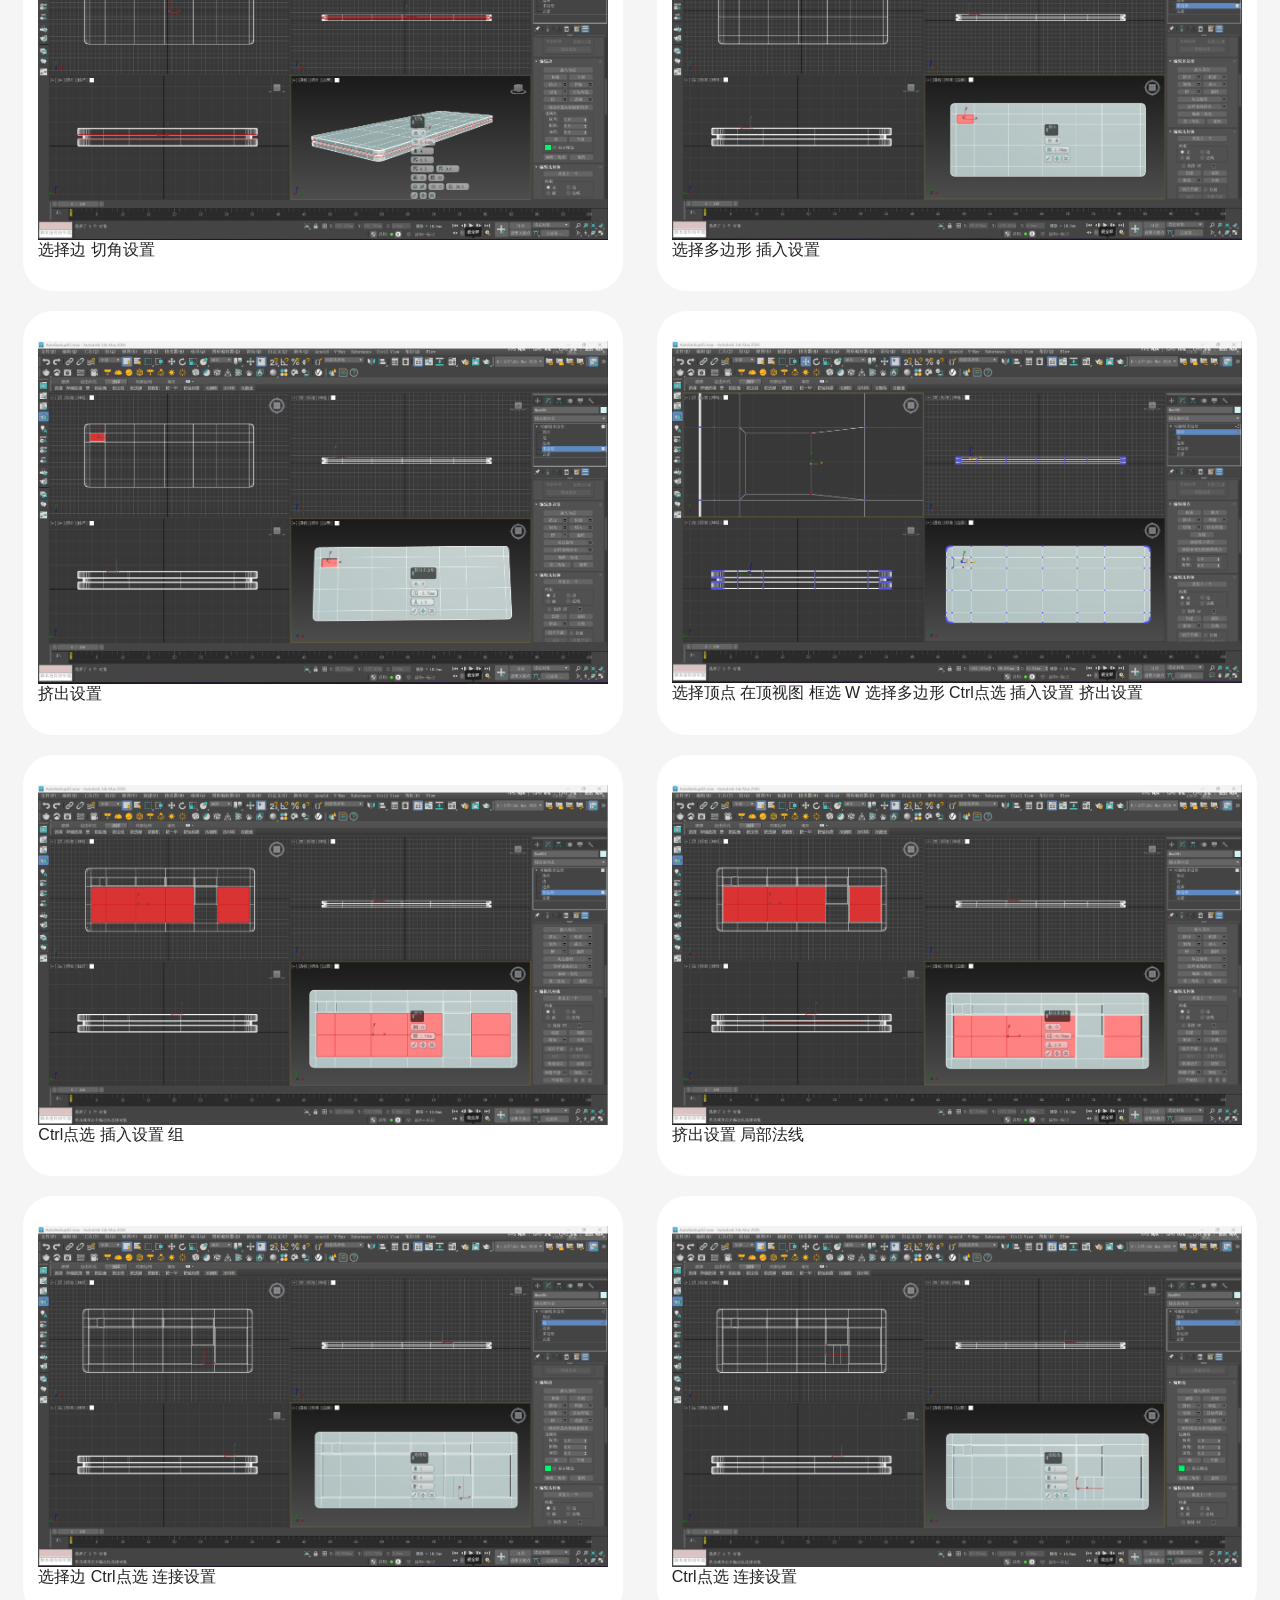
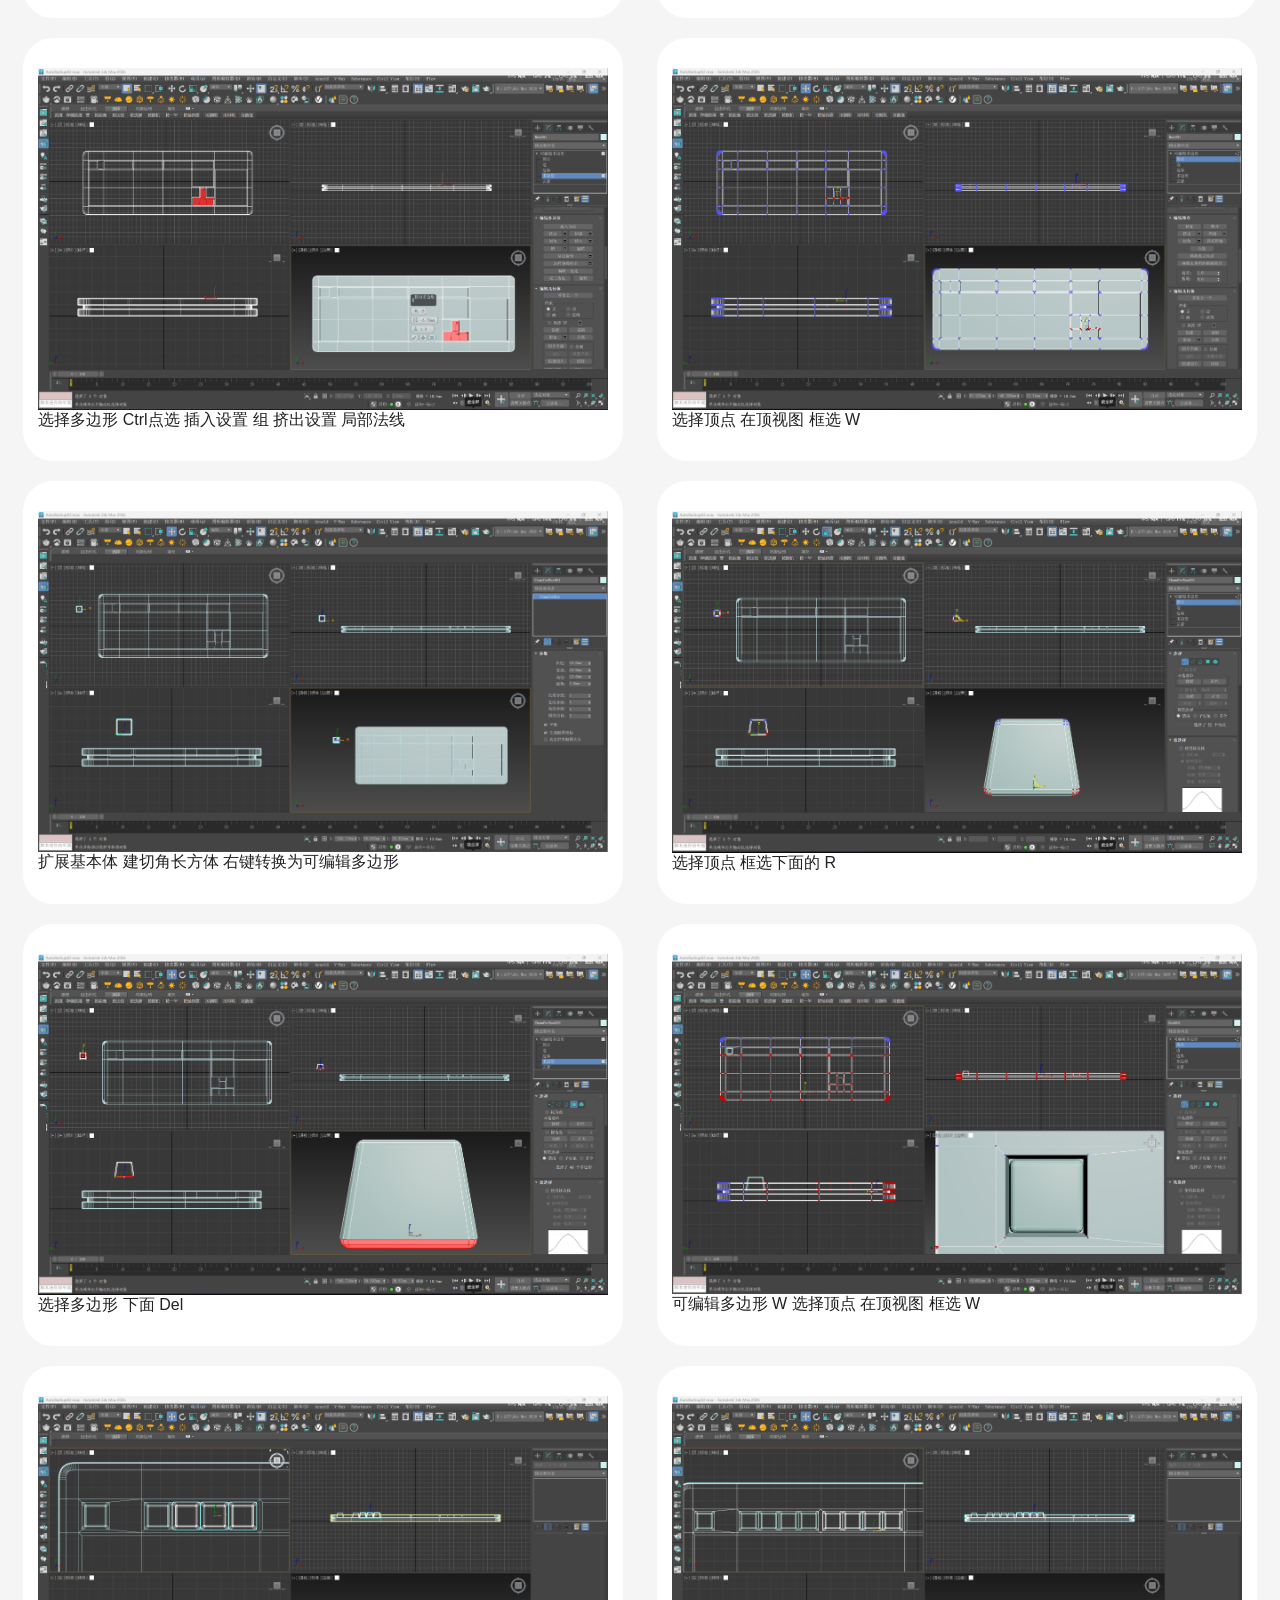
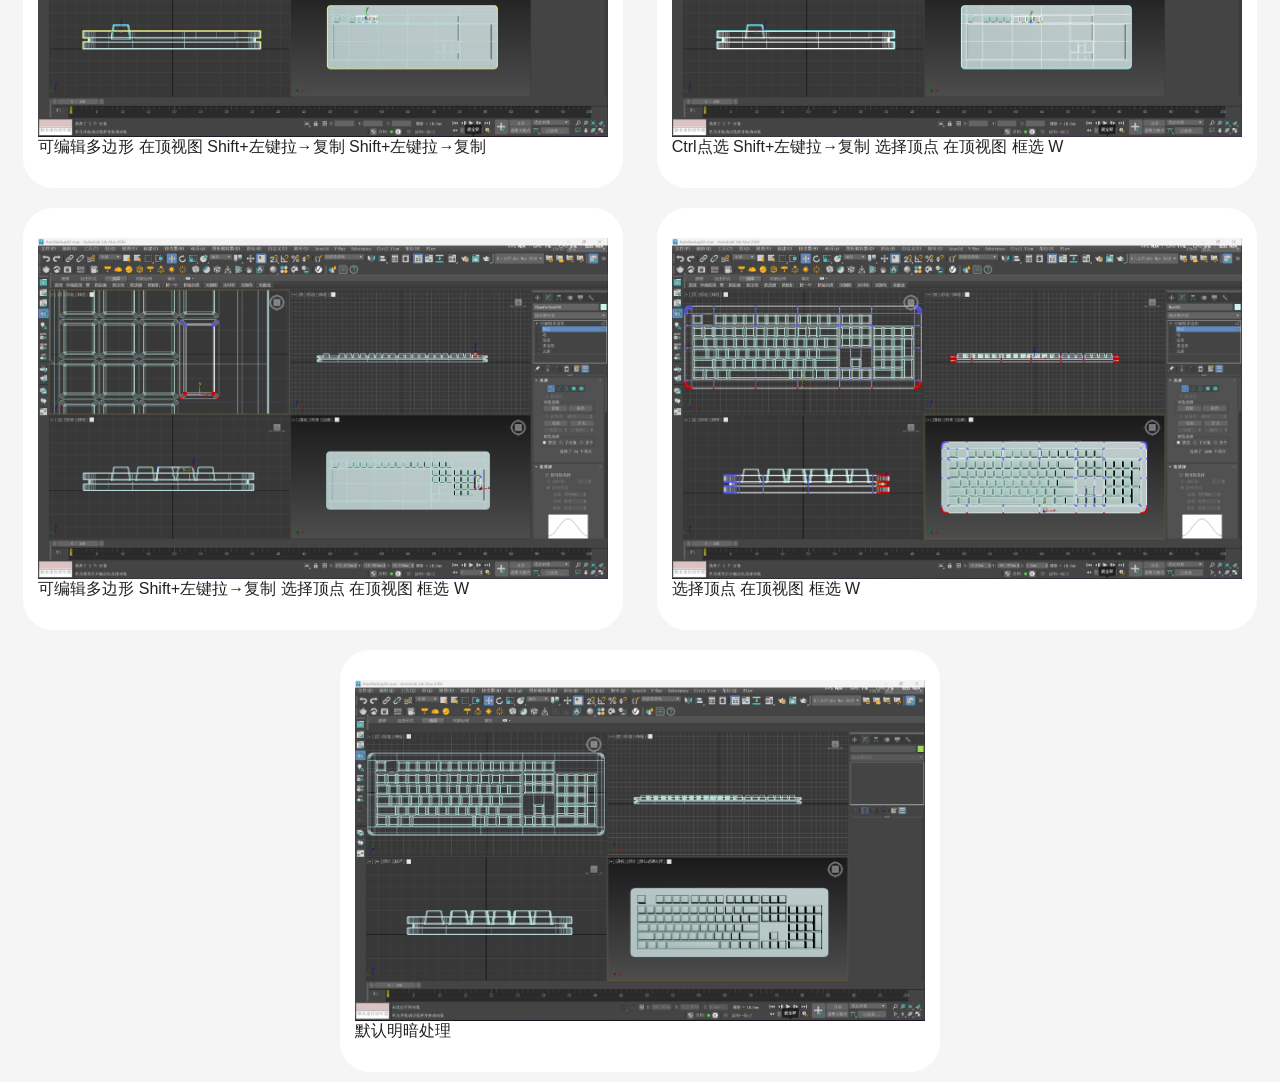
<file: work5.html>
<!DOCTYPE html>
<html lang="en">
<head>
    <meta charset="UTF-8">
    <meta name="viewport" content="width=device-width, initial-scale=1.0">
    <title>键盘建模</title>
    <link rel="stylesheet" href="./iconfont/iconfont.css">
    <link rel="stylesheet" href="./css/base.css">
    <link rel="stylesheet" href="./css/common.css">
</head>
<body>
    <div class="back">
        <a href="./index.html"><span class="iconfont icon-fanhui"></span></a>
    </div>
    
    <h1>键盘建模及记录</h1>

    <div class="download">
        <a href="./3D/键盘.max" download="键盘.max">
            <span class="iconfont icon-download"></span>
        </a>
    </div>
    
    <a href="https://www.bilibili.com/video/BV1VY4y1k7Qf/?share_source=copy_web&vd_source=8c34483d2a4ee620f63e755729eade29" target="_blank">
        <p>学习视频</p>
    </a>

    <ul>
        <li>
            <div class="pic"><img src="./images/work5/1.png" alt=""></div>
            <p>建长方体 右键转换为可编辑多边形</p>
        </li>
        <li>
            <div class="pic"><img src="./images/work5/2.png" alt=""></div>
            <p>选择顶点 在顶视图 W→布线</p>
        </li>
        <li>
            <div class="pic"><img src="./images/work5/3.png" alt=""></div>
            <p>选择边 Ctrl点选 切角→圆角</p>
        </li>
        <li>
            <div class="pic"><img src="./images/work5/4.png" alt=""></div>
            <p>循环+Ctrl点选 切角→圆角</p>
        </li>
        <li>
            <div class="pic"><img src="./images/work5/5.png" alt=""></div>
            <p>任选高 环形 连接设置</p>
        </li>
        <li>
            <div class="pic"><img src="./images/work5/6.png" alt=""></div>
            <p>选择多边形 Shift连选 挤出设置 局部法线</p>
        </li>
        <li>
            <div class="pic"><img src="./images/work5/7.png" alt=""></div>
            <p>选择边 切角设置</p>
        </li>
        <li>
            <div class="pic"><img src="./images/work5/8.png" alt=""></div>
            <p>选择多边形 插入设置</p>
        </li>
        <li>
            <div class="pic"><img src="./images/work5/9.png" alt=""></div>
            <p>挤出设置</p>
        </li>
        <li>
            <div class="pic"><img src="./images/work5/10.png" alt=""></div>
            <p>选择顶点 在顶视图 框选 W 
               选择多边形 Ctrl点选 插入设置 挤出设置</p>
        </li>
        <li>
            <div class="pic"><img src="./images/work5/11.png" alt=""></div>
            <p>Ctrl点选 插入设置 组</p>
        </li>
        <li>
            <div class="pic"><img src="./images/work5/12.png" alt=""></div>
            <p>挤出设置 局部法线</p>
        </li>
        <li>
            <div class="pic"><img src="./images/work5/13.png" alt=""></div>
            <p>选择边 Ctrl点选 连接设置</p>
        </li>
        <li>
            <div class="pic"><img src="./images/work5/14.png" alt=""></div>
            <p>Ctrl点选 连接设置</p>
        </li>
        <li>
            <div class="pic"><img src="./images/work5/15.png" alt=""></div>
            <p>选择多边形 Ctrl点选 插入设置 组 挤出设置 局部法线</p>
        </li>
        <li>
            <div class="pic"><img src="./images/work5/16.png" alt=""></div>
            <p>选择顶点 在顶视图 框选 W</p>
        </li>
        <li>
            <div class="pic"><img src="./images/work5/17.png" alt=""></div>
            <p>扩展基本体 建切角长方体 右键转换为可编辑多边形</p>
        </li>
        <li>
            <div class="pic"><img src="./images/work5/18.png" alt=""></div>
            <p>选择顶点 框选下面的 R</p>
        </li>
        <li>
            <div class="pic"><img src="./images/work5/19.png" alt=""></div>
            <p>选择多边形 下面 Del</p>
        </li>
        <li>
            <div class="pic"><img src="./images/work5/20.png" alt=""></div>
            <p>可编辑多边形 W 选择顶点 在顶视图 框选 W</p>
        </li>
        <li>
            <div class="pic"><img src="./images/work5/21.png" alt=""></div>
            <p>可编辑多边形 在顶视图 Shift+左键拉→复制 Shift+左键拉→复制</p>
        </li>
        <li>
            <div class="pic"><img src="./images/work5/22.png" alt=""></div>
            <p>Ctrl点选 Shift+左键拉→复制 选择顶点 在顶视图 框选 W</p>
        </li>
        <li>
            <div class="pic"><img src="./images/work5/23.png" alt=""></div>
            <p>可编辑多边形 Shift+左键拉→复制 选择顶点 在顶视图 框选 W</p>
        </li>
        <li>
            <div class="pic"><img src="./images/work5/24.png" alt=""></div>
            <p>选择顶点 在顶视图 框选 W</p>
        </li>
        <li>
            <div class="pic"><img src="./images/work5/25.png" alt=""></div>
            <p>默认明暗处理</p>
        </li>
    </ul>
</body>
</html>
</file>
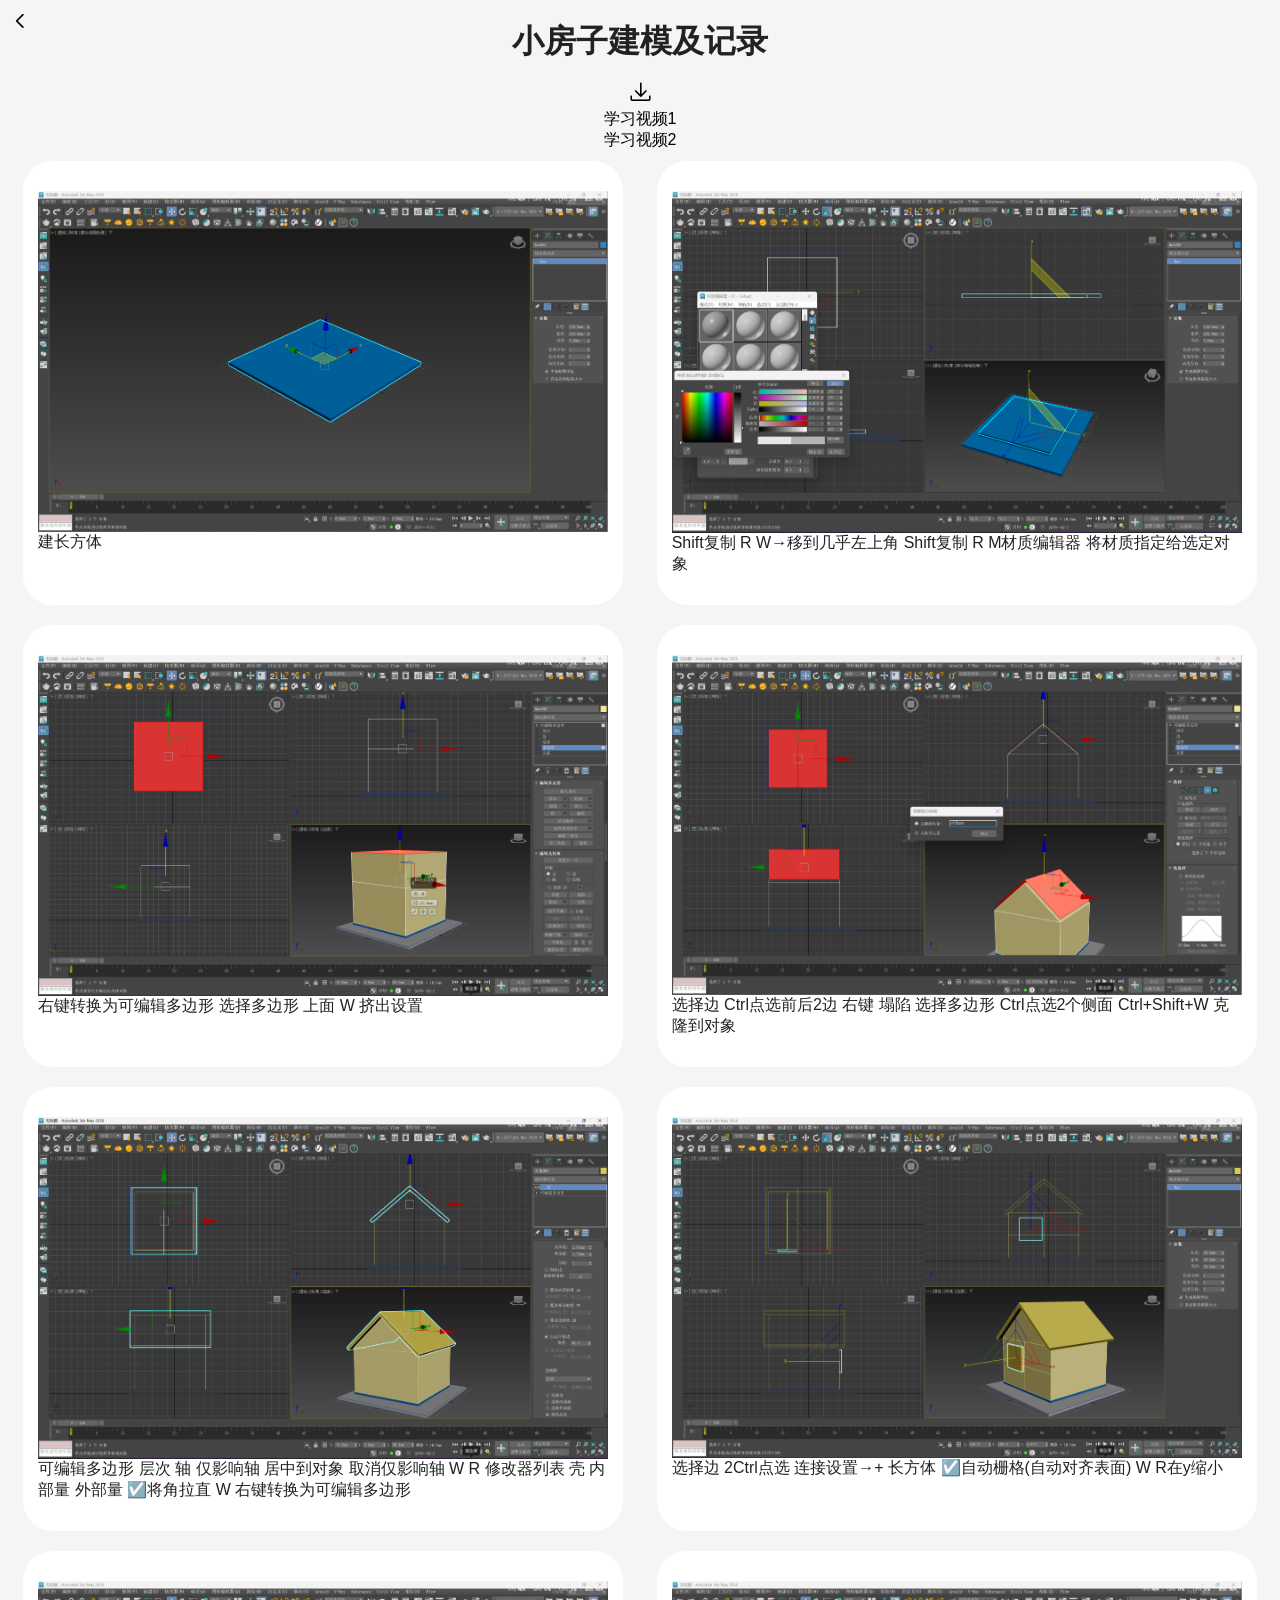
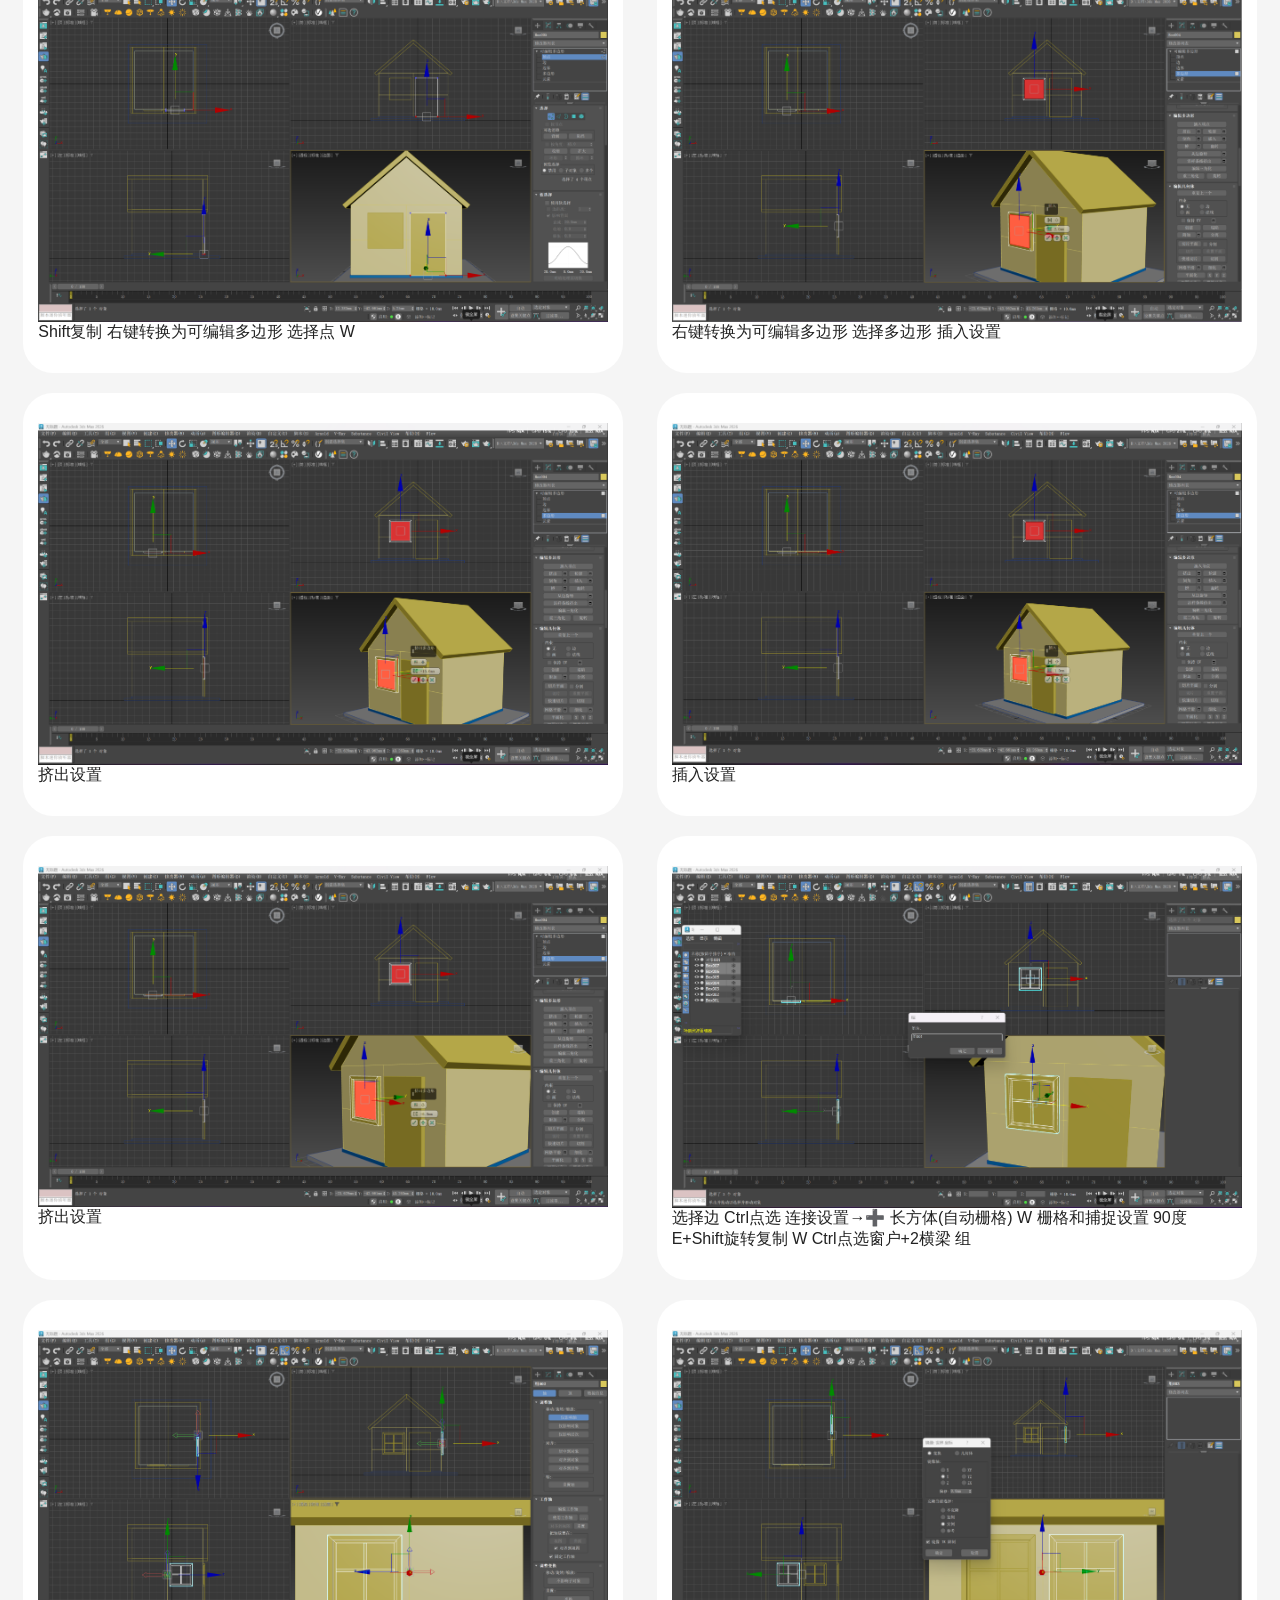
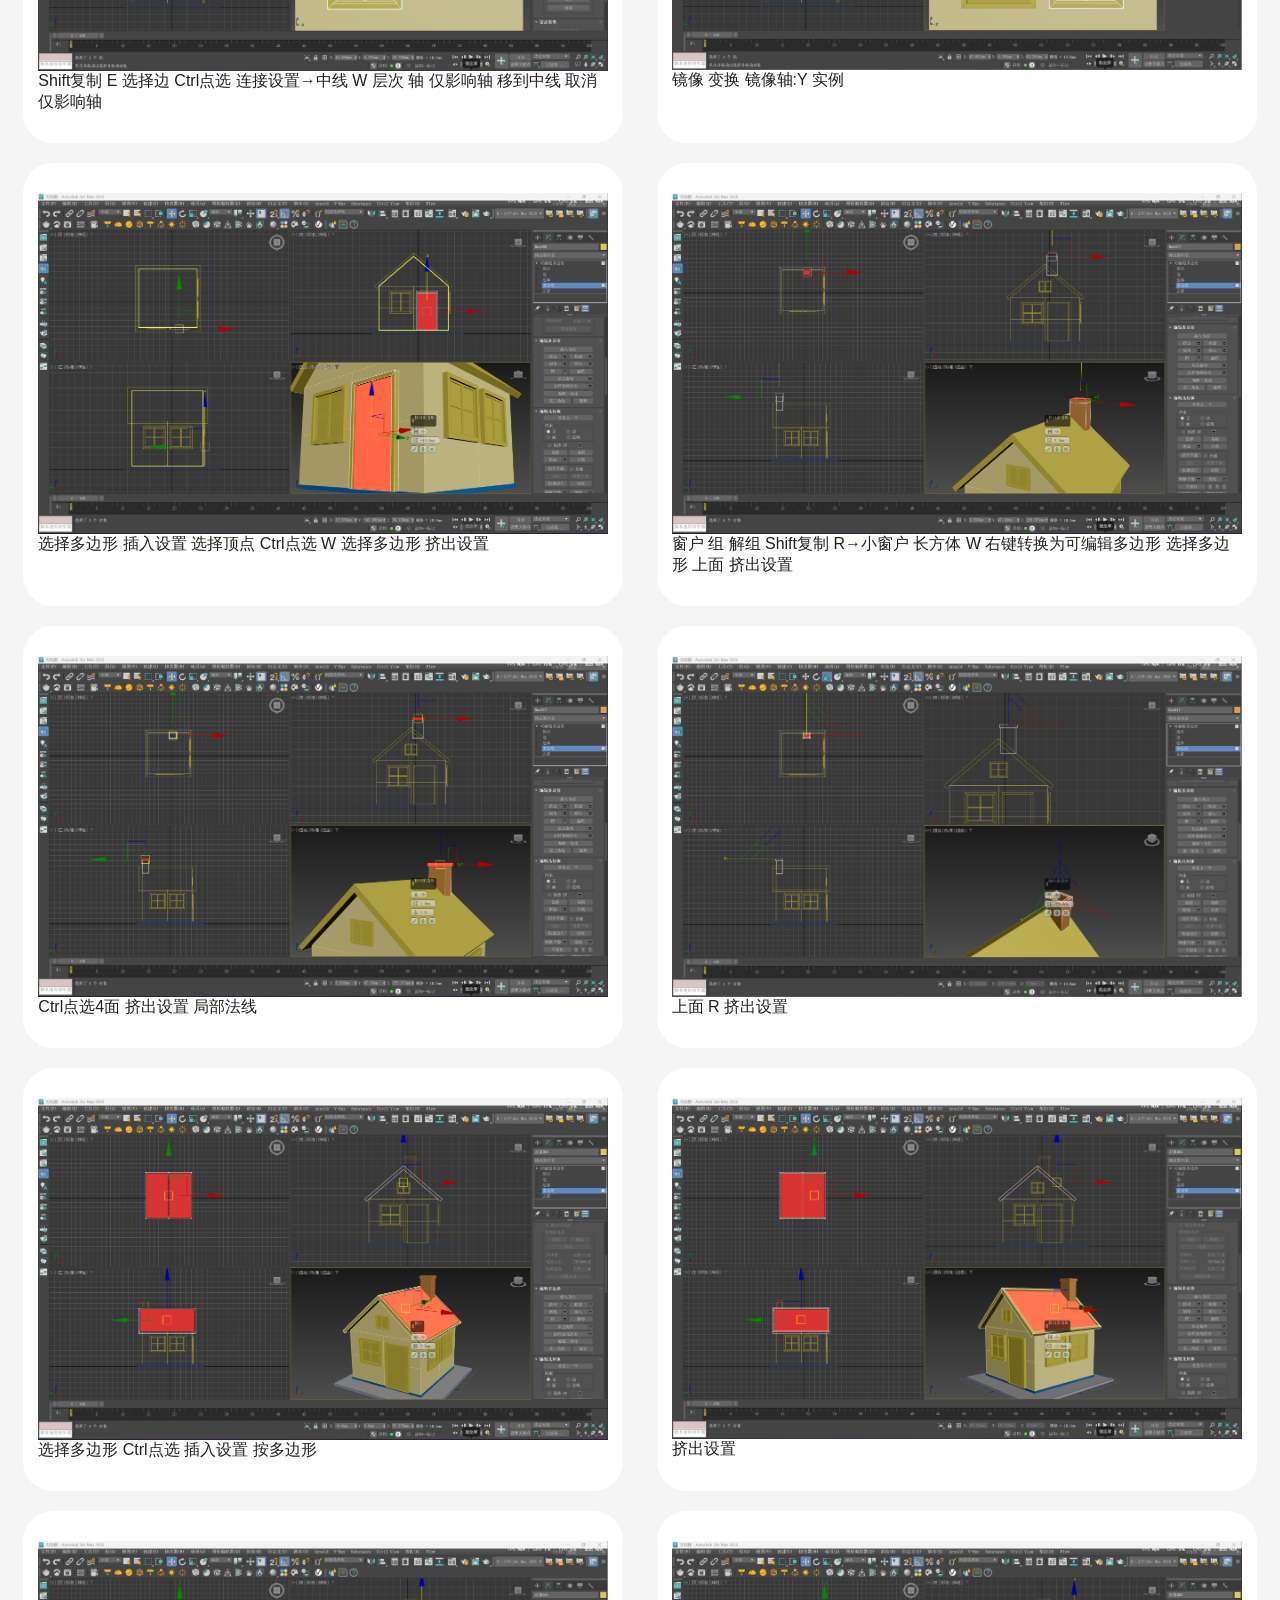
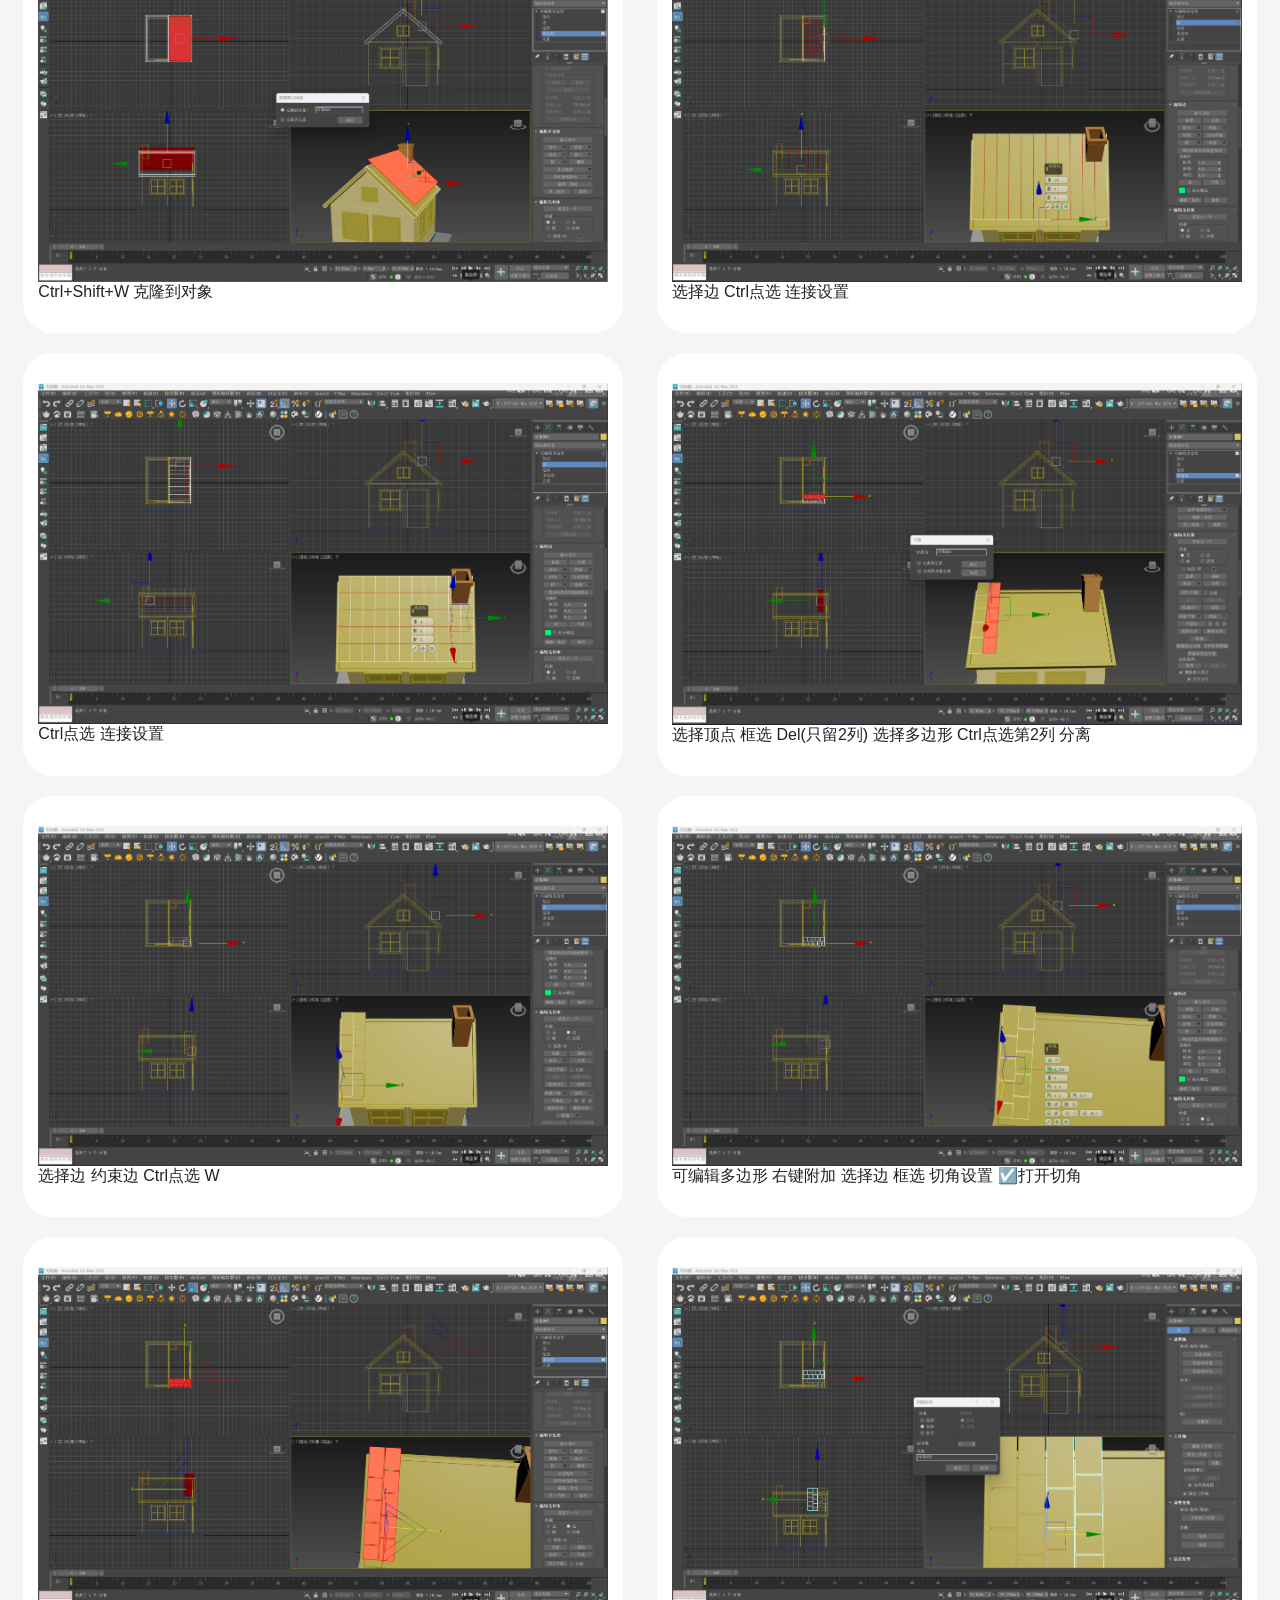
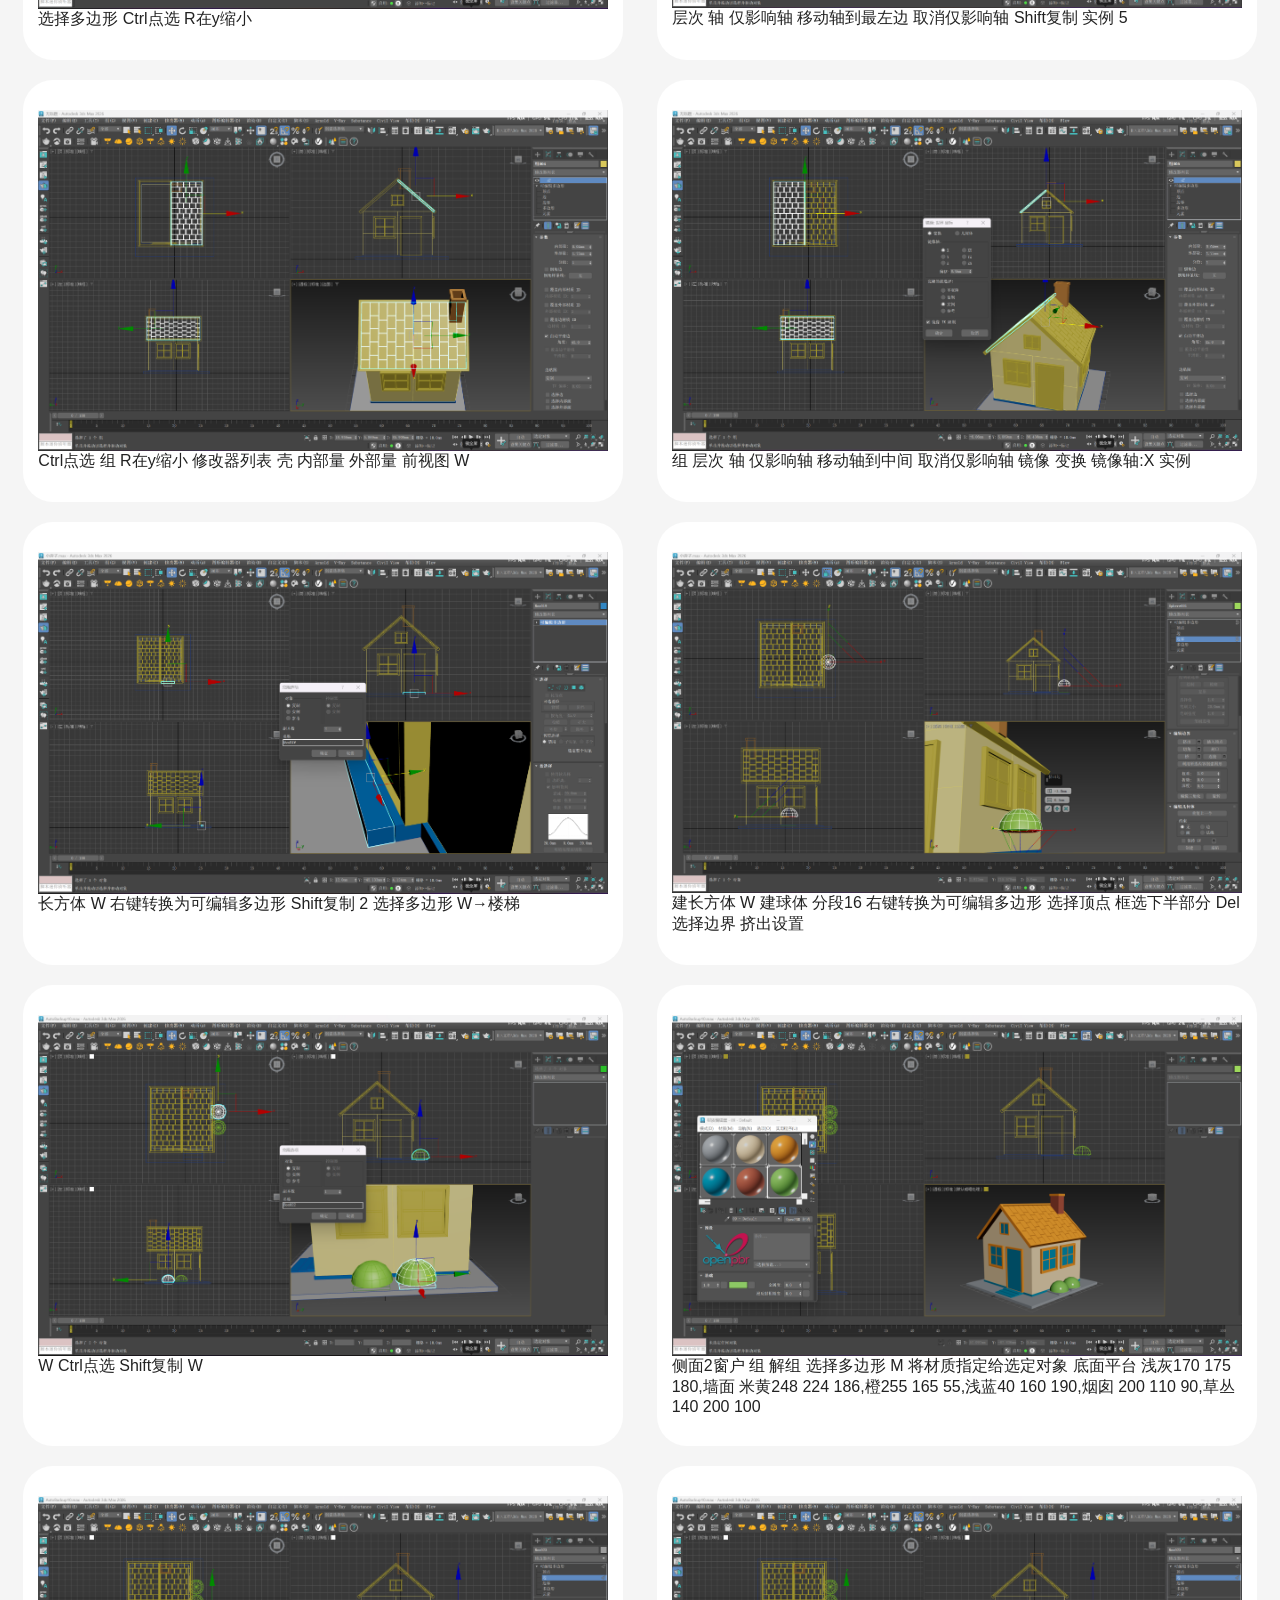
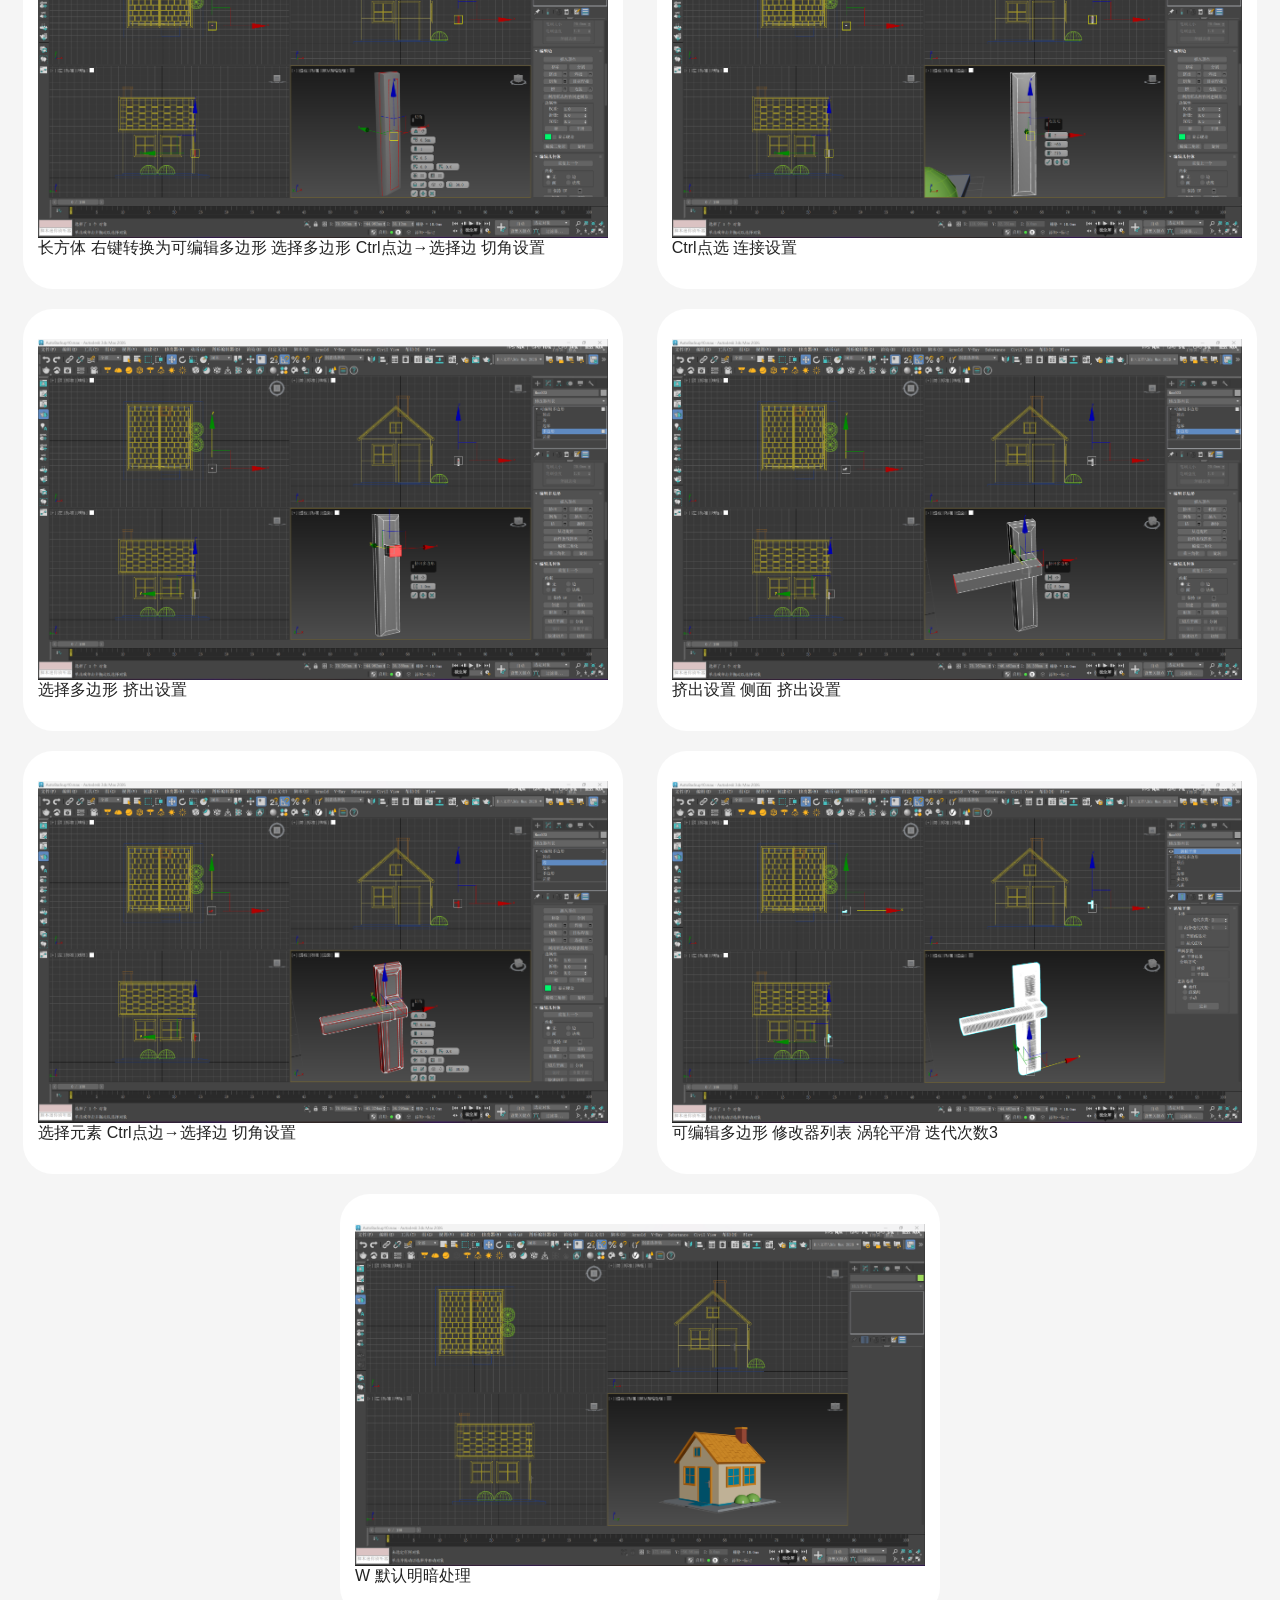
<file: work6.html>
<!DOCTYPE html>
<html lang="en">
<head>
    <meta charset="UTF-8">
    <meta name="viewport" content="width=device-width, initial-scale=1.0">
    <title>小房子建模</title>
    <link rel="stylesheet" href="./iconfont/iconfont.css">
    <link rel="stylesheet" href="./css/base.css">
    <link rel="stylesheet" href="./css/common.css">
</head>
<body>
    <div class="back">
        <a href="./index.html"><span class="iconfont icon-fanhui"></span></a>
    </div>
    
    <h1>小房子建模及记录</h1>

    <div class="download">
        <a href="./3D/小房子.max" download="小房子.max">
            <span class="iconfont icon-download"></span>
        </a>
    </div>
    
    <a href="https://www.bilibili.com/video/BV1jK2dYgE8H/?share_source=copy_web&vd_source=8c34483d2a4ee620f63e755729eade29" target="_blank">
        <p>学习视频1</p>
    </a>
    <a href="https://www.bilibili.com/video/BV1fa41197oa/?share_source=copy_web&vd_source=8c34483d2a4ee620f63e755729eade29" target="_blank">
        <p>学习视频2</p>
    </a>

    <ul>
        <li>
            <div class="pic"><img src="./images/work6/1.png" alt=""></div>
            <p>建长方体</p>
        </li>
        <li>
            <div class="pic"><img src="./images/work6/2.png" alt=""></div>
            <p>Shift复制 R W→移到几乎左上角 Shift复制 R M材质编辑器 将材质指定给选定对象</p>
        </li>
        <li>
            <div class="pic"><img src="./images/work6/3.png" alt=""></div>
            <p>右键转换为可编辑多边形 选择多边形 上面 W 挤出设置</p>
        </li>
        <li>
            <div class="pic"><img src="./images/work6/4.png" alt=""></div>
            <p>选择边 Ctrl点选前后2边 右键 塌陷 
               选择多边形 Ctrl点选2个侧面 Ctrl+Shift+W 克隆到对象</p>
        </li>
        <li>
            <div class="pic"><img src="./images/work6/5.png" alt=""></div>
            <p>可编辑多边形 层次 轴 仅影响轴 居中到对象 取消仅影响轴 W R 
               修改器列表 壳 内部量 外部量 ☑️将角拉直 W 右键转换为可编辑多边形</p>
        </li>
        <li>
            <div class="pic"><img src="./images/work6/6.png" alt=""></div>
            <p>选择边 2Ctrl点选 连接设置→+ 
               长方体 ☑️自动栅格(自动对齐表面) W R在y缩小</p>
        </li>
        <li>
            <div class="pic"><img src="./images/work6/7.png" alt=""></div>
            <p>Shift复制 右键转换为可编辑多边形 选择点 W</p>
        </li>
        <li>
            <div class="pic"><img src="./images/work6/8.png" alt=""></div>
            <p>右键转换为可编辑多边形 选择多边形 插入设置</p>
        </li>
        <li>
            <div class="pic"><img src="./images/work6/9.png" alt=""></div>
            <p>挤出设置</p>
        </li>
        <li>
            <div class="pic"><img src="./images/work6/10.png" alt=""></div>
            <p>插入设置</p>
        </li>
        <li>
            <div class="pic"><img src="./images/work6/11.png" alt=""></div>
            <p>挤出设置</p>
        </li>
        <li>
            <div class="pic"><img src="./images/work6/12.png" alt=""></div>
            <p>选择边 Ctrl点选 连接设置→➕ 
               长方体(自动栅格) W 栅格和捕捉设置 90度 E+Shift旋转复制 W 
               Ctrl点选窗户+2横梁 组</p>
        </li>
        <li>
            <div class="pic"><img src="./images/work6/13.png" alt=""></div>
            <p>Shift复制 E 
               选择边 Ctrl点选 连接设置→中线 
               W 层次 轴 仅影响轴 移到中线 取消仅影响轴</p>
        </li>
        <li>
            <div class="pic"><img src="./images/work6/14.png" alt=""></div>
            <p>镜像 变换 镜像轴:Y 实例</p>
        </li>
        <li>
            <div class="pic"><img src="./images/work6/15.png" alt=""></div>
            <p>选择多边形 插入设置 
               选择顶点 Ctrl点选 W 
               选择多边形 挤出设置</p>
        </li>
        <li>
            <div class="pic"><img src="./images/work6/16.png" alt=""></div>
            <p>窗户 组 解组 Shift复制 R→小窗户 
               长方体 W 右键转换为可编辑多边形 选择多边形 上面 挤出设置</p>
        </li>
        <li>
            <div class="pic"><img src="./images/work6/17.png" alt=""></div>
            <p>Ctrl点选4面 挤出设置 局部法线</p>
        </li>
        <li>
            <div class="pic"><img src="./images/work6/18.png" alt=""></div>
            <p>上面 R 挤出设置</p>
        </li>
        <li>
            <div class="pic"><img src="./images/work6/19.png" alt=""></div>
            <p>选择多边形 Ctrl点选 插入设置 按多边形</p>
        </li>
        <li>
            <div class="pic"><img src="./images/work6/20.png" alt=""></div>
            <p>挤出设置</p>
        </li>
        <li>
            <div class="pic"><img src="./images/work6/21.png" alt=""></div>
            <p>Ctrl+Shift+W 克隆到对象</p>
        </li>
        <li>
            <div class="pic"><img src="./images/work6/22.png" alt=""></div>
            <p>选择边 Ctrl点选 连接设置</p>
        </li>
        <li>
            <div class="pic"><img src="./images/work6/23.png" alt=""></div>
            <p>Ctrl点选 连接设置</p>
        </li>
        <li>
            <div class="pic"><img src="./images/work6/24.png" alt=""></div>
            <p>选择顶点 框选 Del(只留2列) 
               选择多边形 Ctrl点选第2列 分离</p>
        </li>
        <li>
            <div class="pic"><img src="./images/work6/25.png" alt=""></div>
            <p>选择边 约束边 Ctrl点选 W</p>
        <li>
            <div class="pic"><img src="./images/work6/26.png" alt=""></div>
            <p>可编辑多边形 右键附加 选择边 框选 切角设置 ☑️打开切角</p>
        </li>
        <li>
            <div class="pic"><img src="./images/work6/27.png" alt=""></div>
            <p>选择多边形 Ctrl点选 R在y缩小</p>
        </li>
        <li>
            <div class="pic"><img src="./images/work6/28.png" alt=""></div>
            <p>层次 轴 仅影响轴 移动轴到最左边 取消仅影响轴 Shift复制 实例 5</p>
        </li>
        <li>
            <div class="pic"><img src="./images/work6/29.png" alt=""></div>
            <p>Ctrl点选 组 R在y缩小 
               修改器列表 壳 内部量 外部量 前视图 W</p>
        </li>
        <li>
            <div class="pic"><img src="./images/work6/30.png" alt=""></div>
            <p>组 层次 轴 仅影响轴 移动轴到中间 取消仅影响轴 镜像 变换 镜像轴:X 实例</p>
        </li>
        <li>
            <div class="pic"><img src="./images/work6/31.png" alt=""></div>
            <p>长方体 W 右键转换为可编辑多边形 Shift复制 2 
               选择多边形 W→楼梯</p>
        </li>
        <li>
            <div class="pic"><img src="./images/work6/32.png" alt=""></div>
            <p>建长方体 W 建球体 分段16 右键转换为可编辑多边形 选择顶点 框选下半部分 Del 
               选择边界 挤出设置</p>
        </li>
        <li>
            <div class="pic"><img src="./images/work6/33.png" alt=""></div>
            <p>W Ctrl点选 Shift复制 W</p>
        </li>
        <li>
            <div class="pic"><img src="./images/work6/34.png" alt=""></div>
            <p>侧面2窗户 组 解组 
               选择多边形 M 将材质指定给选定对象 底面平台 浅灰170 175 180,墙面 米黄248 224 186,橙255 165 55,浅蓝40 160 190,烟囱 200 110 90,草丛 140 200 100 </p>
        </li>
        <li>
            <div class="pic"><img src="./images/work6/35.png" alt=""></div>
            <p>长方体 右键转换为可编辑多边形 选择多边形 Ctrl点边→选择边 切角设置</p>
        </li>
        <li>
            <div class="pic"><img src="./images/work6/36.png" alt=""></div>
            <p>Ctrl点选 连接设置</p>
        </li>
        <li>
            <div class="pic"><img src="./images/work6/37.png" alt=""></div>
            <p>选择多边形 挤出设置</p>
        </li>
        <li>
            <div class="pic"><img src="./images/work6/38.png" alt=""></div>
            <p>挤出设置 侧面 挤出设置</p>
        </li>
        <li>
            <div class="pic"><img src="./images/work6/39.png" alt=""></div>
            <p>选择元素 Ctrl点边→选择边 切角设置</p>
        </li>
        <li>
            <div class="pic"><img src="./images/work6/40.png" alt=""></div>
            <p>可编辑多边形 修改器列表 涡轮平滑 迭代次数3</p>
        </li>
        <li>
            <div class="pic"><img src="./images/work6/41.png" alt=""></div>
            <p>W 默认明暗处理</p>
    </ul>
</body>
</html>
</file>
<file: css/base.css>
* {
    margin: 0;
    padding: 0;
    box-sizing: border-box;
}

li {
    list-style: none;
}

a {
    text-decoration: none;
    color: #222;
}

body {
    background: #f5f5f5;
    font-family: "Microsoft YaHei",sans-serif;
    color: #222;
}
</file>
<file: css/index.css>
h1 {
    padding: 30px;
    text-align: center;
}

ul {
    display: flex;
    justify-content: space-evenly;
    flex-wrap: wrap;
    padding: 0;
}

li {
    margin: 20px;
    padding: 30px 15px;
    max-width: 600px;
    width: 100%;
    background-color: #fff;
    border-radius:30px;
}

li a {
    display: block;
    text-align: center;
}

li a img {
    display: block;
    max-width: 100%;
    height: auto;
}

li h2 {
    margin-top: 10px;
    margin-bottom: 10px;
}

li p {
    margin-bottom: 4px;
}
</file>
<file: iconfont/iconfont.css>
@font-face {
  font-family: "iconfont"; /* Project id 5247744 */
  src: url('iconfont.woff2?t=1793108812949') format('woff2'),
       url('iconfont.woff?t=1793108812949') format('woff'),
       url('iconfont.ttf?t=1793108812949') format('truetype');
}

.iconfont {
  font-family: "iconfont" !important;
  font-size: 16px;
  font-style: normal;
  -webkit-font-smoothing: antialiased;
  -moz-osx-font-smoothing: grayscale;
}

.icon-fanhui:before {
  content: "\e61e";
}

.icon-download:before {
  content: "\e66c";
}
</file>
<file: css/common.css>
.back {
    margin: 10px;
}

.back .iconfont {
    position: fixed;
    font-size: 20px;
    color: black;
}

h1 {
    padding: 10px;
    text-align: center;
}

h2 {
    text-align: center;
}

/* .download a {
    display: block;
    margin: 5px;
    width: 100%;
    font-size: 18px;
    color: black;
    text-align: center;
} */

/* .download a {
    display: flex;
    justify-content: center;
    align-items: center;
    width: 100%;
    margin: 5px;
    font-size: 18px;
    color: black;
} */

.download .iconfont {
    display: block;
    margin: 5px;
    font-size: 25px;
    color: black;
    text-align: center;
}

a p {
    color: black;
    text-align: center;
}

p {
    font-size: 16px;
}

ul {
    display: flex;
    justify-content: space-evenly;
    flex-wrap: wrap;
    padding: 0;
}

li {
    margin: 10px;
    padding: 30px 15px;
    max-width: 600px;
    width: 100%;
    background-color: #fff;
    border-radius:30px;
}

li img {
    display: block;
    max-width: 100%;
    height: auto;
}

li p {
    font-size: 16px;
}
</file>
